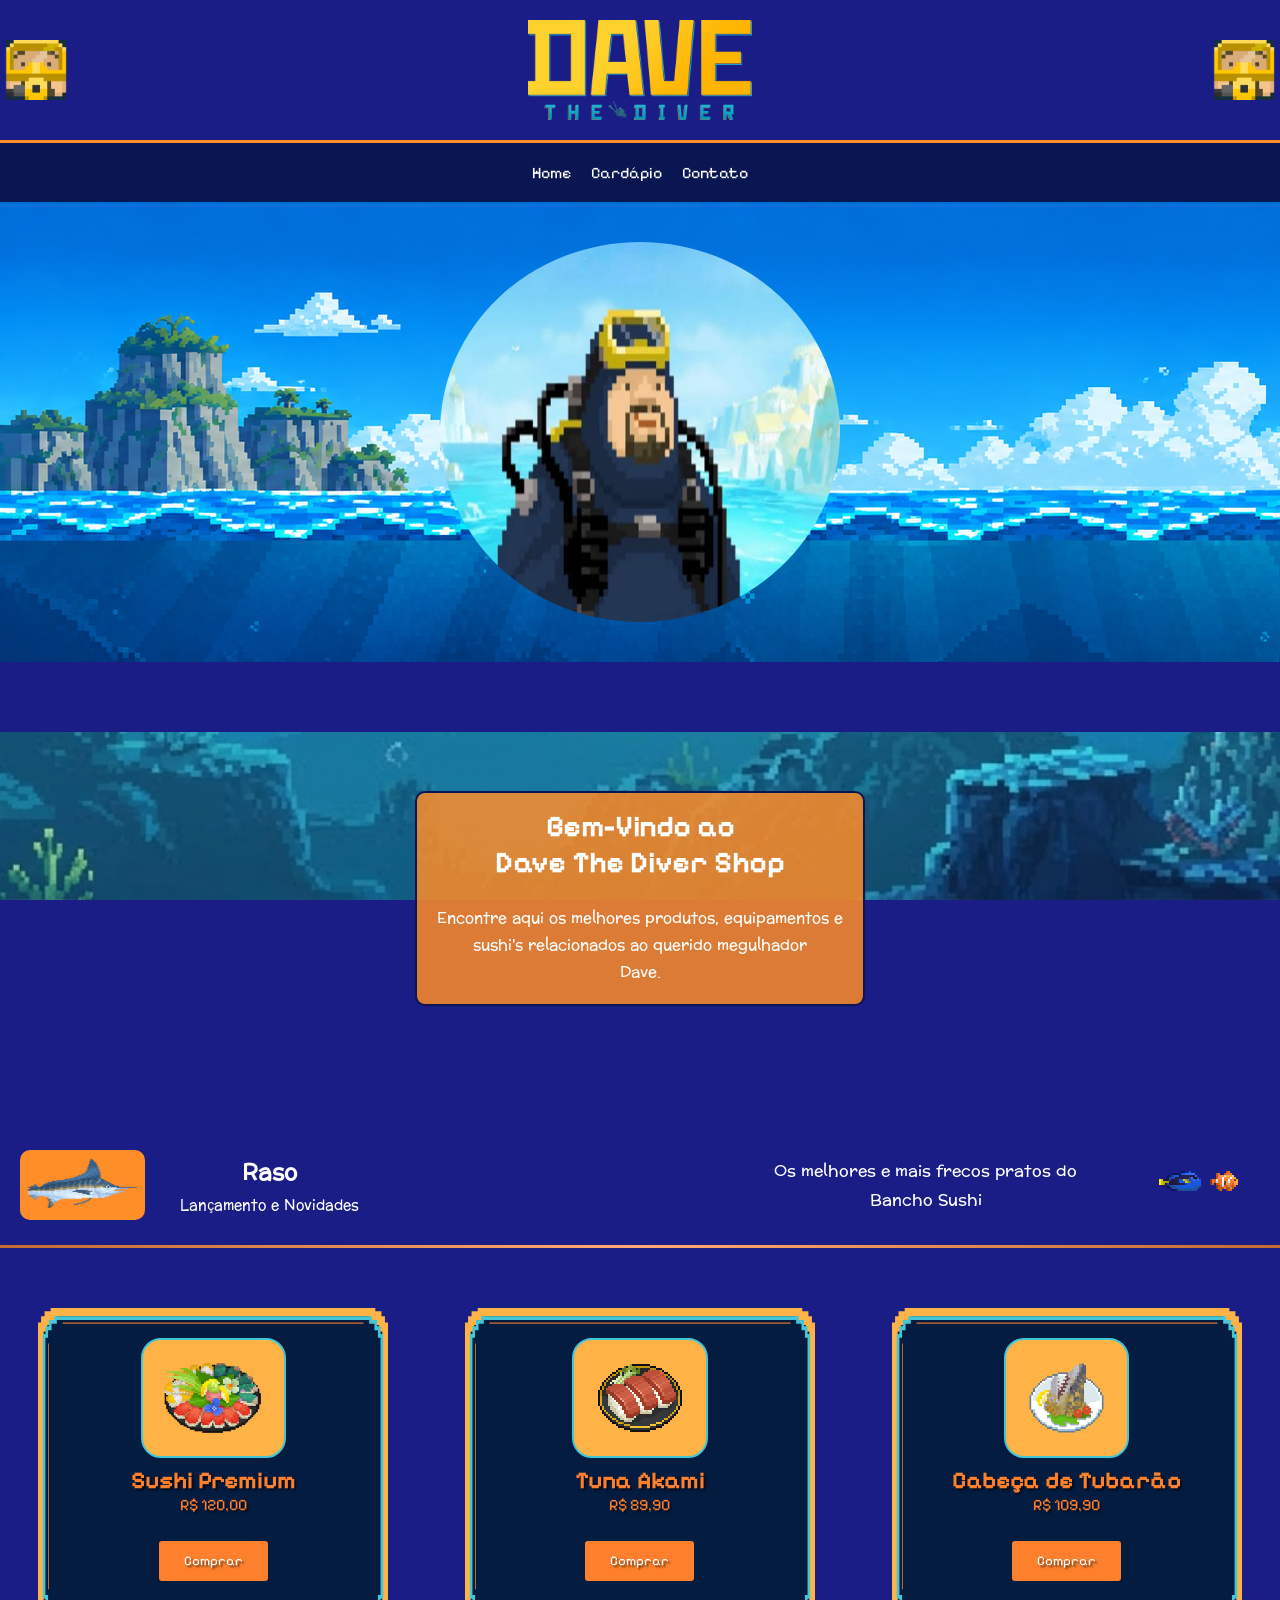
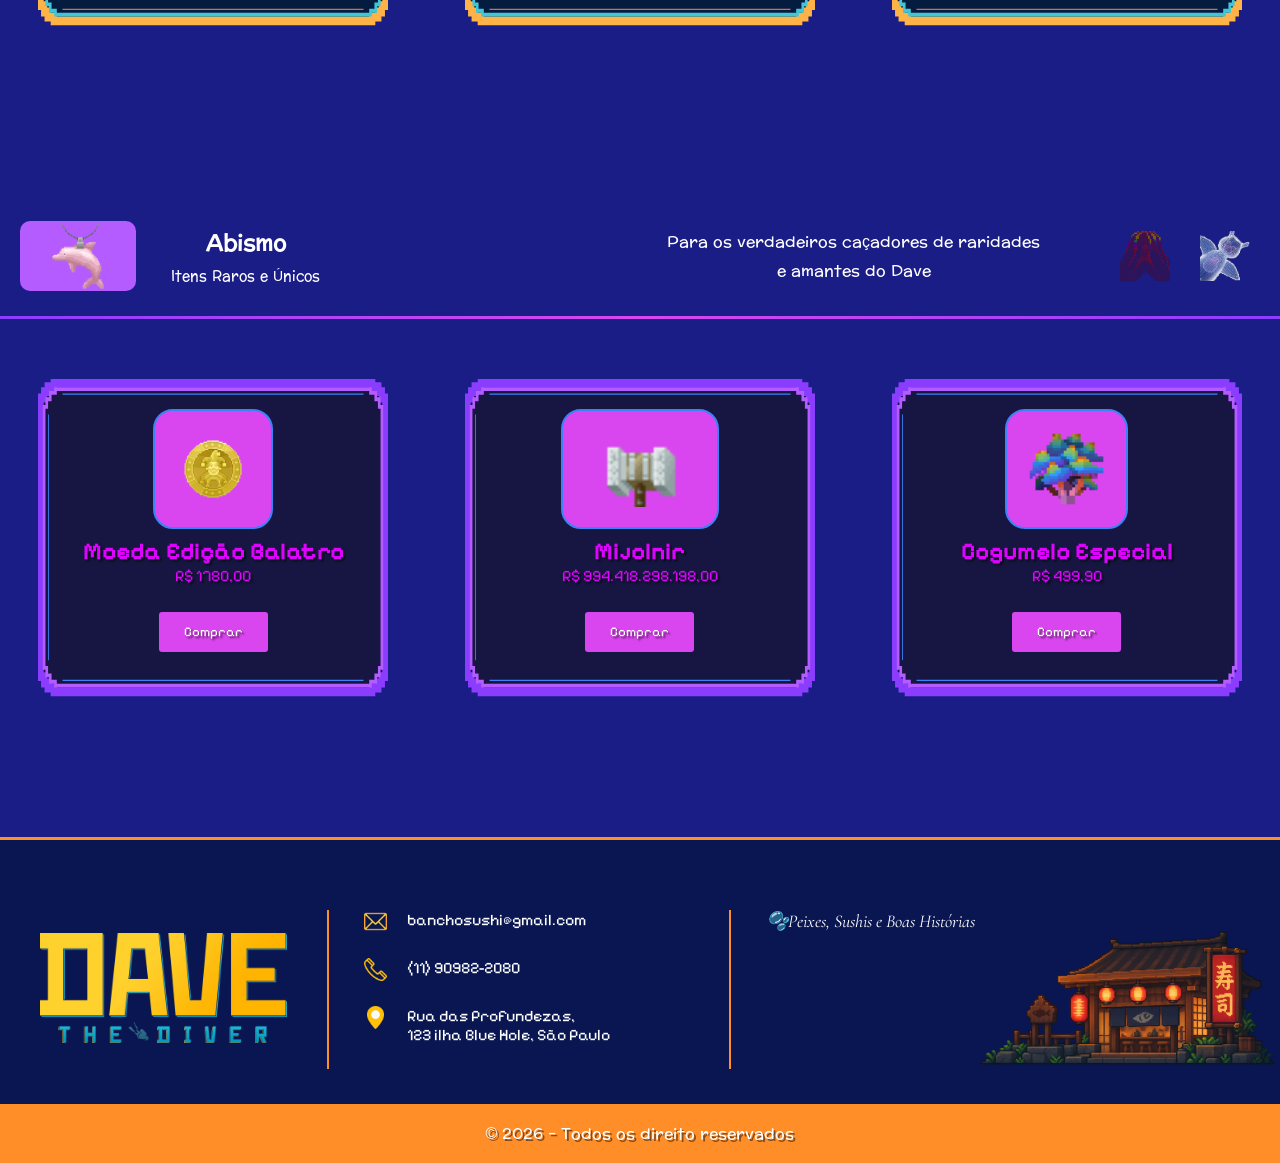
<file: index.html>
<!DOCTYPE html>
<html lang="pt">
<head>
    <meta charset="UTF-8">
    <meta name="viewport" content="width=device-width, initial-scale=1.0">
    <link rel="stylesheet" href="src/css/style.css">
    <title>Loja Deep Diver</title>
</head>
<body>
    <div class="logo-content">
        <img src="src/assets/decoracao.png" alt="" class="logo">
        <img src="src/assets/logo_daveThediver.webp" alt="" class="logo-principal">
        <img src="src/assets/decoracao.png" alt="Atum" class="logo">
    </div>

    <header>
        <div class="menu-hamburguer" id="menu-icone">
            <span></span>
            <span></span>
            <span></span>
        </div>

        <nav id="nav-menu">
            <ul>
                <li><a href="index.html">Home</a></li>
                <li><a href="cardapio.html">Cardápio</a></li>
                <li><a href="contatos.html">Contato</a></li>
            </ul>
        </nav>
    </header>

    <section id="banner">
        <img id="imgBanner">
    </section>

    <main class="container">
        <section class="sobre-container">
            <article class="card-sobre">
                <h2 class="titulo-sobre">Bem-Vindo ao <br> Dave The Diver Shop</h2>
                <p class="text-sobre">Encontre aqui os melhores produtos, equipamentos e sushi's relacionados ao querido megulhador <br> Dave.</p>
            </article>
        </section>

        <section class="card-container">

            <article class="card-header">

                <div class="card-header-logo">

                    <img src="src/assets/Marlin.webp" alt="foto logo seção">

                    <div class="card-header-titulo">
                        <h3>Raso</h3>
                        <p>Lançamento e Novidades</p>
                    </div>

                </div>

                <div class="card-header-deco">

                    <p>Os melhores e mais frecos pratos do <br> Bancho Sushi</p>

                    <div class="card-header-img">
                        <img src="src/assets/deco-dory.webp" alt="foto dory">
                        <img src="src/assets/deco-nemo.webp" alt="foto bancho">
                    </div>

                </div>
                
            </article>

            <div class="linha-divisao"></div>

            <div class="cards-produto">
              <article class="card">
                  <svg class="borda" preserveAspectRatio="none" viewBox="0 0 400 330">
                    <path d=" M18 3 H382 V6 H389 V10 H393 V15 H397 V235 H393 V240 H389 V244 H382 V247 H18 V244 H11 V240 H7 V235 H3 V15 H7 V10 H11 V6 H18 Z"
                  
                    fill="#051c41"
                    stroke="#ffb347"
                    stroke-width="7"
                    stroke-linejoin="miter"
                    />
                  
                    <path d=" M20 8 H380 V11 H386 V16 H390 V22 H393 V228 H390 V234 H386 V239 H380 V242 H20 V239 H14 V234 H10 V228 H7 V22 H10 V16 H14 V11 H20 Z"
                  
                    fill="none"
                    stroke="#42c6d6"
                    stroke-width="3"
                    stroke-linejoin="miter"
                    />
                  
                    <path d=" M28 12 H372 M12 28 V222 M28 238 H372"
                    fill="none"
                    stroke="#d96f35"
                    strokke-width="1"
                    />
                  </svg>
                  <div class="conteudo">
                    <img src="src/assets/Prato_Sushi.webp" alt="prato sushi" class="img-card">
                    <div class="info-card">
                        <h2>Sushi Premium</h2>
                        <p>R$ 120,00</p>
                    </div>
                    <button>Comprar</button>
                  
                  </div>
              </article>

              <article class="card">
                  <svg class="borda" preserveAspectRatio="none" viewBox="0 0 400 330">
                    <path d=" M18 3 H382 V6 H389 V10 H393 V15 H397 V235 H393 V240 H389 V244 H382 V247 H18 V244 H11 V240 H7 V235 H3 V15 H7 V10 H11 V6 H18 Z"
                  
                    fill="#051c41"
                    stroke="#ffb347"
                    stroke-width="7"
                    stroke-linejoin="miter"
                    />
                  
                    <path d=" M20 8 H380 V11 H386 V16 H390 V22 H393 V228 H390 V234 H386 V239 H380 V242 H20 V239 H14 V234 H10 V228 H7 V22 H10 V16 H14 V11 H20 Z"
                  
                    fill="none"
                    stroke="#42c6d6"
                    stroke-width="3"
                    stroke-linejoin="miter"
                    />
                  
                    <path d=" M28 12 H372 M12 28 V222 M28 238 H372"
                    fill="none"
                    stroke="#d96f35"
                    strokke-width="1"
                    />
                  </svg>
                  <div class="conteudo">
                    <img src="src/assets/prato-akami.webp" alt="Prato Akami" class="img-card">
                    <div class="info-card">
                        <h2>Tuna Akami</h2>
                        <p>R$ 89,90</p>
                    </div>
                    <button>Comprar</button>
                  
                  </div>
              </article>

              <article class="card">
                  <svg class="borda" preserveAspectRatio="none" viewBox="0 0 400 330">
                    <path d=" M18 3 H382 V6 H389 V10 H393 V15 H397 V235 H393 V240 H389 V244 H382 V247 H18 V244 H11 V240 H7 V235 H3 V15 H7 V10 H11 V6 H18 Z"
                  
                    fill="#051c41"
                    stroke="#ffb347"
                    stroke-width="7"
                    stroke-linejoin="miter"
                    />
                  
                    <path d=" M20 8 H380 V11 H386 V16 H390 V22 H393 V228 H390 V234 H386 V239 H380 V242 H20 V239 H14 V234 H10 V228 H7 V22 H10 V16 H14 V11 H20 Z"
                  
                    fill="none"
                    stroke="#42c6d6"
                    stroke-width="3"
                    stroke-linejoin="miter"
                    />
                  
                    <path d=" M28 12 H372 M12 28 V222 M28 238 H372"
                    fill="none"
                    stroke="#d96f35"
                    strokke-width="1"
                    />
                  </svg>
                  <div class="conteudo">
                    <img src="src/assets/prato-tubarão.webp" alt="Prato Tubarão" class="img-card">
                    <div class="info-card">
                        <h2>Cabeça de Tubarão</h2>
                        <p>R$ 109,90</p>
                    </div>
                    <button>Comprar</button>
                  
                  </div>
              </article>

            </div>

        </section>

        <section class="card-container-abismo">
            <article class="card-header">

                <div class="card-header-logo-abismo">

                    <img src="src/assets/mySql.webp" alt="foto logo seção">

                    <div class="card-header-titulo">
                        <h3>Abismo</h3>
                        <p>Itens Raros e Únicos</p>
                    </div>

                </div>

                <div class="card-header-deco">

                    <p>Para os verdadeiros caçadores de raridades <br> e amantes do Dave</p>

                    <div class="card-header-img-abismo">
                        <img src="src/assets/agua-viva-raro.webp" alt="foto agua-viva" class="agua-viva">
                        <img src="src/assets/rainha-clio.webp" alt="foto clio" class="clio">
                    </div>

                </div>
                
            </article>

            <div class="linha-divisao-abismo"></div>

            <div class="cards-produto">
              <article class="card">
                  <svg class="borda" preserveAspectRatio="none" viewBox="0 0 400 330">
                    <path d=" M18 3 H382 V6 H389 V10 H393 V15 H397 V235 H393 V240 H389 V244 H382 V247 H18 V244 H11 V240 H7 V235 H3 V15 H7 V10 H11 V6 H18 Z"
                  
                    fill="#171642"
                    stroke="#8B3DFF"
                    stroke-width="7"
                    stroke-linejoin="miter"
                    />
                  
                    <path d=" M20 8 H380 V11 H386 V16 H390 V22 H393 V228 H390 V234 H386 V239 H380 V242 H20 V239 H14 V234 H10 V228 H7 V22 H10 V16 H14 V11 H20 Z"
                  
                    fill="none"
                    stroke="#B45CFF"
                    stroke-width="3"
                    stroke-linejoin="miter"
                    />
                  
                    <path d=" M28 12 H372 M12 28 V222 M28 238 H372"
                    fill="none"
                    stroke="#3B82F6"
                    strokke-width="1"
                    />
                  </svg>
                  <div class="conteudo-abismo">
                    <img src="src/assets/moeda-balatro.webp" alt="Moeda Rara" class="img-card">
                    <div class="info-card-abismo">
                        <h2>Moeda Edição Balatro</h2>
                        <p>R$ 1780,00</p>
                    </div>
                    <button>Comprar</button>
                  
                  </div>
              </article>

              <article class="card">
                  <svg class="borda" preserveAspectRatio="none" viewBox="0 0 400 330">
                    <path d=" M18 3 H382 V6 H389 V10 H393 V15 H397 V235 H393 V240 H389 V244 H382 V247 H18 V244 H11 V240 H7 V235 H3 V15 H7 V10 H11 V6 H18 Z"
                  
                    fill="#171642"
                    stroke="#8B3DFF"
                    stroke-width="7"
                    stroke-linejoin="miter"
                    />
                  
                    <path d=" M20 8 H380 V11 H386 V16 H390 V22 H393 V228 H390 V234 H386 V239 H380 V242 H20 V239 H14 V234 H10 V228 H7 V22 H10 V16 H14 V11 H20 Z"
                  
                    fill="none"
                    stroke="#B45CFF"
                    stroke-width="3"
                    stroke-linejoin="miter"
                    />
                  
                    <path d=" M28 12 H372 M12 28 V222 M28 238 H372"
                    fill="none"
                    stroke="#3B82F6"
                    strokke-width="1"
                    />
                  </svg>
                  <div class="conteudo-abismo">
                    <img src="src/assets/mijonir.webp" alt="Mijolnir" class="img-card">
                    <div class="info-card-abismo">
                        <h2>Mijolnir</h2>
                        <p>R$ 994.418.298.198,00</p>
                    </div>
                    <button>Comprar</button>
                  
                  </div>
              </article>

              <article class="card">
                  <svg class="borda" preserveAspectRatio="none" viewBox="0 0 400 330">
                    <path d=" M18 3 H382 V6 H389 V10 H393 V15 H397 V235 H393 V240 H389 V244 H382 V247 H18 V244 H11 V240 H7 V235 H3 V15 H7 V10 H11 V6 H18 Z"
                  
                    fill="#171642"
                    stroke="#8B3DFF"
                    stroke-width="7"
                    stroke-linejoin="miter"
                    />
                  
                    <path d=" M20 8 H380 V11 H386 V16 H390 V22 H393 V228 H390 V234 H386 V239 H380 V242 H20 V239 H14 V234 H10 V228 H7 V22 H10 V16 H14 V11 H20 Z"
                  
                    fill="none"
                    stroke="#B45CFF"
                    stroke-width="3"
                    stroke-linejoin="miter"
                    />
                  
                    <path d=" M28 12 H372 M12 28 V222 M28 238 H372"
                    fill="none"
                    stroke="#3B82F6"
                    strokke-width="1"
                    />
                  </svg>
                  <div class="conteudo-abismo">
                    <img src="src/assets/cogumelo colorido.webp" alt="Cogumelo" class="img-card">
                    <div class="info-card-abismo">
                        <h2>Cogumelo Especial</h2>
                        <p>R$ 499,90</p>
                    </div>
                    <button>Comprar</button>
                  
                  </div>
              </article>

            </div>
        </section>

    </main>
    <footer>
        <div class="footer-conteudo">
            <div class="footer-responssivo">
                <div class="footer-logo">
                    <img src="src/assets/logo_daveThediver.webp" alt="logo Dave" class="logo-footer">
                </div>
                <div class="footer-contato">
                    <div class="email">
                        <img src="src/assets/o-email.png" alt="email">
                        <p>banchosushi@gmail.com</p>
                    </div>
                    <div class="tel">
                        <img src="src/assets/telefone.png" alt="telefone">
                        <p>(11) 90982-2080</p>
                    </div>
                    <div class="local">
                        <img src="src/assets/localizacao.png" alt="localização">
                        <p>Rua das Profundezas, <br> 123 ilha Blue Hole, São Paulo</p>
                    </div>
                </div>
            </div>

            <div class="footer-deco">
                <em class="mkt">&#129767;Peixes, Sushis e Boas Histórias</em>
                <img src="src/assets/img-fundoFooter.png" alt="imagem restaurante">
            </div>
        </div>
        <div class="copy">
            <p>&copy; 2026 - Todos os direito reservados</p>
        </div>
    </footer>
</body>
<script src="src/js/script.js"></script>
</html>
</file>
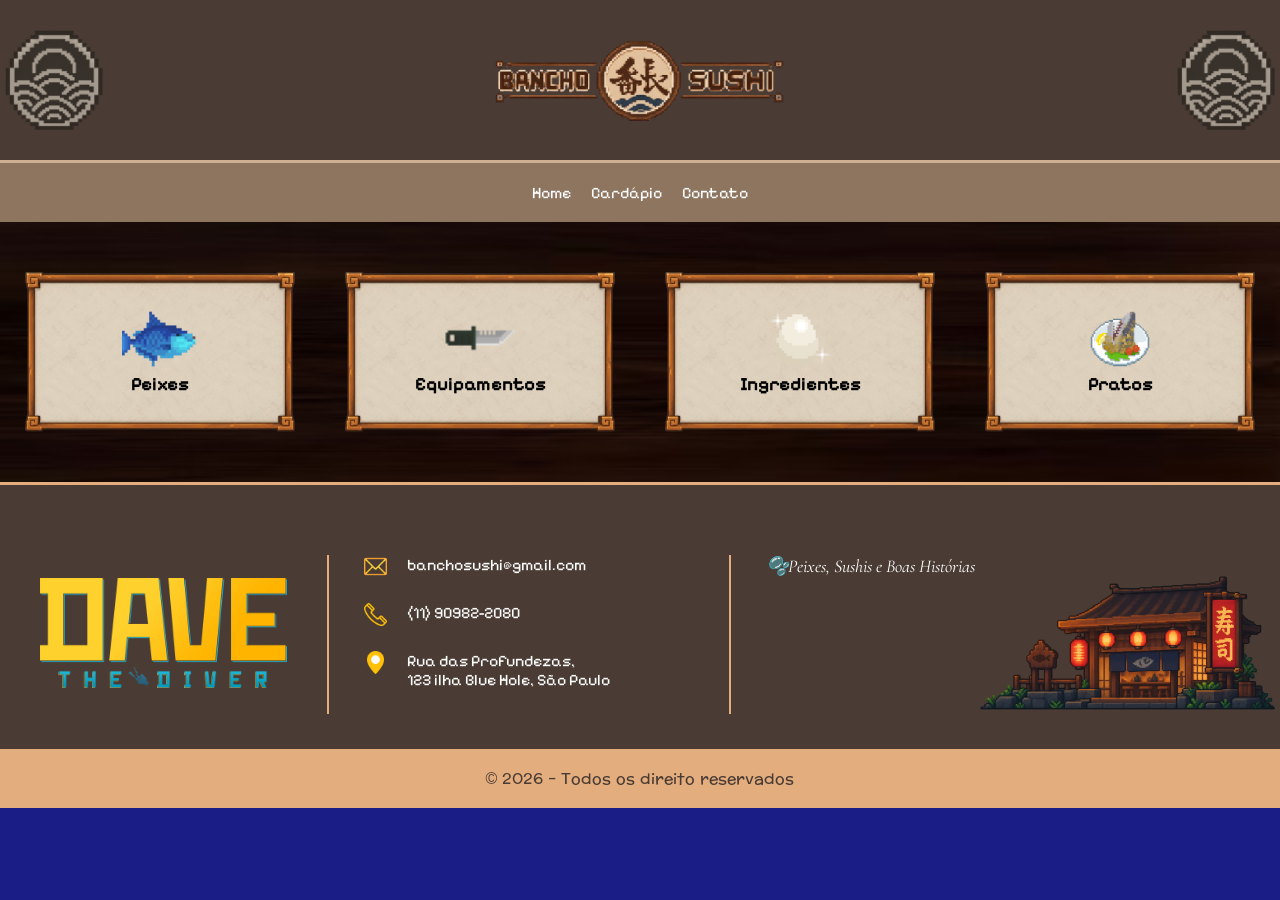
<file: cardapio.html>
<!DOCTYPE html>
<html lang="pt-br">
<head>
    <meta charset="UTF-8">
    <meta name="viewport" content="width=device-width, initial-scale=1.0">
    <link rel="stylesheet" href="src/css/style.css">
    <style>

        :root {
            --color-primary: #4a3c34;
            --bg-dark: #8d7560;
            --btn-color: #e4ad7d;
            --text-color: white;
            --header-bg: #4a3c34;
            --linear-bg: linear-gradient(to bottom, #0a1651, #1b1d87, #4345b4);
            --card-border: #cfae91;
        }

        .logo {
            height: 100px;
        }

        .logo-principal {
            height: 120px;
        }

        .logo-content {
            border-color: var(--card-border);
        }

        .menu-cardapio-container {
            background-image: url(src/assets/fundo-madeira.avif);
            background-repeat: no-repeat;
            background-size: cover;
            display: grid;
            grid-template-columns: repeat(auto-fit, minmax(280px, 2fr));
        }

        .menu-cardapio-options {
            background-image: url(src/assets/fundo-cardapio2.png);
            background-size: cover;
            background-position: top center;
            width: 270px;
            height: 160px;
            margin: 50px auto;
            align-content: center;
            text-align: center;
            cursor: pointer;
            transition: transform 0.3s ease, box-shadow 0.3s ease;
        }

        .menu-cardapio-options:hover {
            cursor: pointer;
            transform: scale(1.1);
            box-shadow: 0 4px 8px rgba(0, 0, 0, 0.774);
        }

        .menu-cardapio-options:hover h3 {
            color: var(--header-bg);
            text-decoration: underline;
            text-decoration-color: var(--header-bg);
            text-decoration-thickness: 3px;
            text-underline-offset: 4px;
        }

        .menu-cardapio-options:active {
            transform: scale(1);
            box-shadow: 0 2px 4px rgba(0, 0, 0, 0.774);
        }

        .menu-cardapio-options img{
            height: 60px;
        }

        .menu-cardapio-options h3{
            color: black;
            font-family: "Pixelify sans", sans-serif;
        }

        .cardapio {
            background-image: url("src/assets/fundo-bachoSushi.jpg");
            background-size: cover;
            background-position: center center;
            padding: 60px 5%;
            display: flex;
            justify-content: center;
            align-items: flex-start;
            gap: 30px;
        }

        .cardapio > article {
            width: min(500px, 48%);
            padding: 25px;
            background-image: url("src/assets/fundo-cardapio.png");
            background-size: 100% 100%;
            background-position: center;
            background-repeat: no-repeat;
        }

        .item-cardapio {
            margin: 15px 0;
            padding: 8px;
            align-items: center;
            justify-content: space-between;
            gap: 12px;
            background-color: rgb(218, 211, 211);
            box-shadow: 2px 2px 8px #0000001f;
            border-radius: 5px;
            border: 1px solid var(--header-bg);
            transition: transform 0.3s ease;
        }

        .titulo-cardapio {
            display: flex;
            align-items: center;
            gap: 12px;
        }

        .titulo-cardapio > img {
            width: 60px;
            height: 50px;
            background-color: #3f3d3c;
            border-radius: 8px;
        }

        .nome-cardapio {
            margin: 0;
            padding: 12px 25px 13px 20px;
            color: white;
            background-image: url("src/assets/efeito-cardapioMarrom.png");
            background-size: 200px 80px;
            background-position: center;
            font-family: "Pixelify sans", sans-serif;
        }

        .preco {
            display: flex;
            align-items: center;
            gap: 5px;
            margin-top: -10px;
            margin-left: auto;
            justify-self: last baseline;
        }

        .moeda {
            width: 20px;
            height: 20px;
            object-fit: contain;
        }

        .preco p {
            margin: 0;
            color: #3d2b20;
            font-weight: bold;
        }

        .item-cardapio:hover {
            transform: scale(1.02);
            border: 1px solid var(--btn-color);
            box-shadow: 2px 2px 8px #f8bf0279;
        }

        .item-cardapio:hover .nome-cardapio {
            background-image: url(src/assets/efeito-cardapio.png);
            padding-top: 13px;
        }

        footer {
            background-color: var(--header-bg);
            margin-top: 0px;
        }

        .copy p{
            color: #4a3c34;
            text-shadow: none;
        }

        @media (max-width: 1135px) {
            .menu-cardapio-container {
                grid-template-columns: repeat(auto-fit, minmax(380px, 1fr));
            }
        }

        @media (max-width: 838px) {
            .cardapio {
                flex-direction: column;
                align-items: center;
            }

            .cardapio > article {
                width: 80%;
            }

            .logo-principal {
                height: 100px;
            }

            .logo {
                height: 60px;
            }
        }

        @media (max-width: 500px) {

            .menu-cardapio-container {
                grid-template-columns: repeat(auto-fit, minmax(250px, 1fr));
            }

            .menu-cardapio-options {
                width: 250px;
                height: 150px;
            }

            .nome-cardapio {
                font-size: 14px;
                padding: 10px 20px 11px 15px;
            }
        }
    </style>
    <title>Cardápio</title>
</head>
<body>
    <div class="logo-content">
        <img src="src/assets/icone-cardapio.png" alt="" class="logo">
        <img src="src/assets/logo-banchoSushi.png" alt="" class="logo-principal">
        <img src="src/assets/icone-cardapio.png" alt="Atum" class="logo">
    </div>

    <header>
        <div class="menu-hamburguer" id="menu-icone">
            <span></span>
            <span></span>
            <span></span>
        </div>

        <nav id="nav-menu">
            <ul>
                <li><a href="index.html">Home</a></li>
                <li><a href="cardapio.html">Cardápio</a></li>
                <li><a href="contatos.html">Contato</a></li>
            </ul>
        </nav>
    </header>

    <main>
        <section class="menu-cardapio-container">
            <article class="menu-cardapio-options" onclick="cardapioPeixe()">
                <img src="src/assets/peixe-cardápio.webp" alt="logo peixe cardápio">
                <h3>Peixes</h3>
            </article>

            <article class="menu-cardapio-options" onclick="cardapioItem()">
                <img src="src/assets/equipamento-cardapio.webp" alt="Logo equipamentos cardápio">
                <h3>Equipamentos</h3>
            </article>

            <article class="menu-cardapio-options" onclick="cardapioIngred()">
                <img src="src/assets/ingred-cardápio.webp" alt="Logo ingredientes cardápio">
                <h3>Ingredientes</h3>
            </article>

            <article class="menu-cardapio-options" onclick="cardapioPrato()">
                <img src="src/assets/prato-tubarão.webp" alt="Logo pratos cardápio">
                <h3>Pratos</h3>
            </article>
        </section>

        <section name="section-cardapio">

        </section>
    </main>

    <footer>
        <div class="footer-conteudo">
            <div class="footer-responssivo">
                <div class="footer-logo">
                    <img src="src/assets/logo_daveThediver.webp" alt="logo Dave" class="logo-footer">
                </div>
                <div class="footer-contato">
                    <div class="email">
                        <img src="src/assets/o-email.png" alt="email">
                        <p>banchosushi@gmail.com</p>
                    </div>
                    <div class="tel">
                        <img src="src/assets/telefone.png" alt="telefone">
                        <p>(11) 90982-2080</p>
                    </div>
                    <div class="local">
                        <img src="src/assets/localizacao.png" alt="localização">
                        <p>Rua das Profundezas, <br> 123 ilha Blue Hole, São Paulo</p>
                    </div>
                </div>
            </div>

            <div class="footer-deco">
                <em class="mkt">&#129767;Peixes, Sushis e Boas Histórias</em>
                <img src="src/assets/img-fundoFooter.png" alt="imagem restaurante">
            </div>
        </div>
        <div class="copy">
            <p>&copy; 2026 - Todos os direito reservados</p>
        </div>
    </footer>
</body>
<script src="src/js/script.js"></script>
</html>
</file>
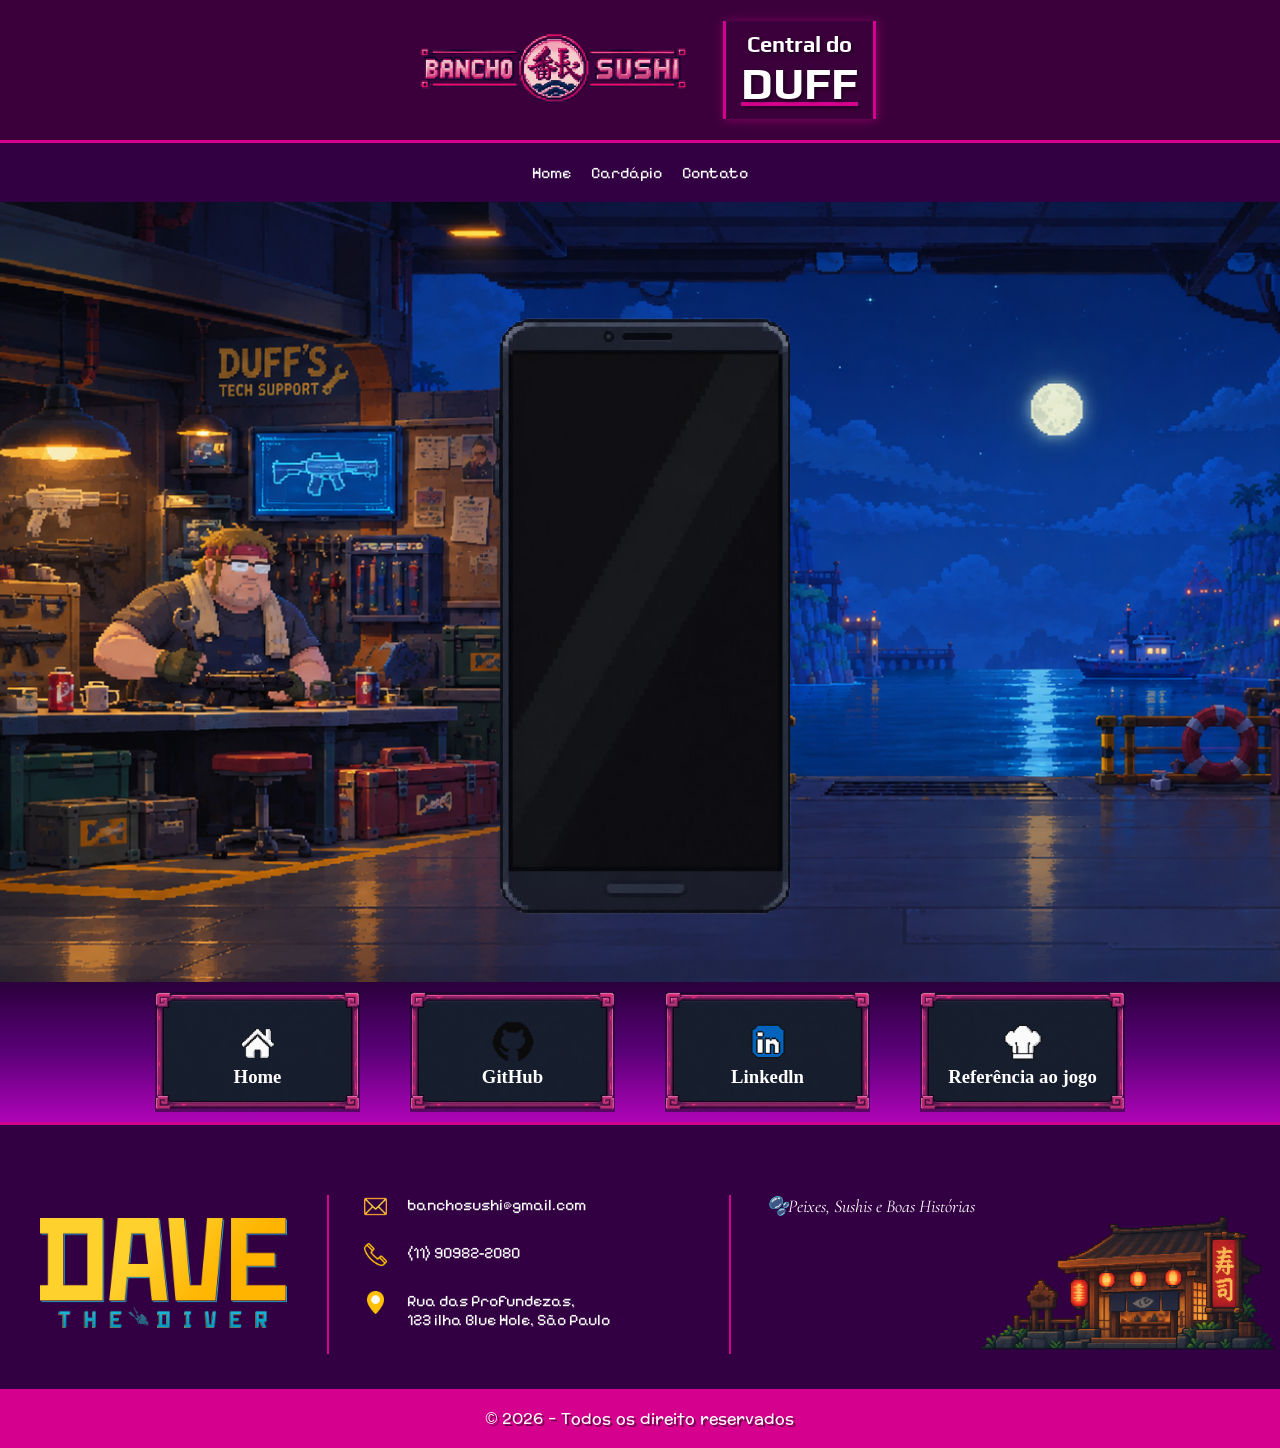
<file: contatos.html>
<!DOCTYPE html>
<html lang="pt-br">
<head>
    <meta charset="UTF-8">
    <meta name="viewport" content="width=device-width, initial-scale=1.0">
    <link rel="stylesheet" href="src/css/style.css">
    <style>
        :root {
            --color-primary: #3b003b;
            --bg-dark: #320042;
            --btn-color: #d5008e;
            --text-color: white;
            --header-bg: #3b003b;
            --linear-bg: linear-gradient(to bottom, #2b003c, #5a0078, #af04b8);
            --card-border: #d5008e;
        }

        .logo-content {
            border-color: var(--card-border);
            justify-content: center;
            gap: 20px;
        }

        .logo-content h1 {
            font-family: "Play", sans-serif;
            border-left: 3px solid var(--card-border);
            border-right: 3px solid var(--card-border);
            padding: 10px 15px;
            text-align: center;
            text-shadow: 2px 2px 4px rgba(0, 0, 0, 0.5);
            box-shadow: 1px 1px 10px #d5008e7a;
            font-size: 22px;
        }

        span {
            text-decoration: underline;
            text-decoration-color: var(--btn-color);
            font-size: 45px;
        }

        .celular-conteiner {
            background-image: url(src/assets/fundo-contato.png);
            background-repeat: no-repeat;
            background-size: cover;
            width: 100%;
            height: 920px;
            position: relative;
        }

        .celular {
            position: absolute;
            background-image: url(src/assets/celularDave.png);
            background-repeat: no-repeat;
            background-size: cover;
            width: 300px;
            height: 600px;
            top: 45%;
            left: 50%;
            transform: translate(-50%, -50%);
        }

        iframe {
            position: relative;
            top: 36px;
            left: 21px;
            width: 269px;
            height: 520px;
            border-radius: 4px;
        }

        .botoes-container {
            position: absolute;
            bottom: 20px;
            left: 50%;
            transform: translateX(-50%);
            display: flex;
            justify-content: center;
            gap: 50px;
            background-image: var(--linear-bg); 
            width: 100%;
            margin-bottom:-20px;
            padding: 10px 0;
        }

        .botoes {
            background-image: url(src/assets/botões-contato.png);
            background-repeat: no-repeat;
            background-size: cover;
            width: 205px;
            height: 120px;
            text-align: center;
            flex-direction: column;
            display: flex;
            align-items: center;
            justify-content: center;
            transition: transform 0.3s ease, box-shadow 0.3s ease;
        }

        .botoes:hover {
            cursor: pointer;
            transform: scale(1.1);
            box-shadow: 0 4px 8px rgba(0, 0, 0, 0.774);
        }

        .botoes:hover h3 {
            color: var(--btn-color);
            text-decoration: underline;
            text-decoration-color: var(--btn-color);
            text-decoration-thickness: 3px;
            text-underline-offset: 4px;
        }

        .botoes:active {
            transform: scale(1);
            box-shadow: 0 2px 4px rgba(0, 0, 0, 0.774);
        }

        a {
            text-decoration: none;
            color: inherit;
        }

        .logo-botao {
            height: 50px;
        }

        footer {
            background-color: var(--bg-dark);
            margin-top: 0;
        }

        @media (max-width: 1000px) {
            .botoes {
                width: 150px;
                height: 90px;
                margin: auto;
            }

            .logo-botao {
                height: 35px;
            }

            .big-name {
                font-size: 15px;
            }

            .botoes-container {
                gap: 0px;
                display: grid;
                grid-template-columns: repeat(auto-fit, minmax(320px, 1fr));
            }
        }

        @media (max-width: 650px) {
            .botoes-container {
                display: grid;
                grid-template-columns: repeat(auto-fit, minmax(217px, 1fr));
            }
        }

        @media (max-width: 500px) {
            .logo-content h1 {
                display: none;
            }

            .celular-conteiner {
                height: 800px;
            }

            .celular {
                width: 250px;
                height: 500px;
                top: 40%;
                left: 50%;
                transform: translate(-50%, -50%);
            }

            iframe {
                width: 220px;
                height: 420px;
            }
        }

        @media (max-width: 450px) {
            .celular-conteiner {
                height: 1000px;
            }

            .celular {
                top: 29%;
            }
        }
    </style>
    <title>Contatos</title>
</head>
<body>
    <div class="logo-content">
        <img src="src/assets/logo-contato.png" alt="" class="logo-principal">
        <h1>Central do <br><span>DUFF</span></h1>
    </div>

    <header>
        <div class="menu-hamburguer" id="menu-icone">
            <span></span>
            <span></span>
            <span></span>
        </div>

        <nav id="nav-menu">
            <ul>
                <li><a href="index.html">Home</a></li>
                <li><a href="cardapio.html">Cardápio</a></li>
                <li><a href="#">Contato</a></li>
            </ul>
        </nav>
    </header>

    <main class="celular-conteiner">
        <div class="celular">
            <iframe src="" frameborder="0" name="contato">

            </iframe>
        </div>

        <section class="botoes-container">
            <a href="home.html" target="contato">
                <article class="botoes">
                    <img src="src/assets/home-icon.png" alt="logo-home" class="logo-botao">
                    <h3>Home</h3>
                </article>
            </a>

            <a href="github.html" target="contato">
                <article class="botoes">
                    <img src="src/assets/GitHub-logo.png" alt="logo-github" class="logo-botao">
                    <h3>GitHub</h3>
                </article>
            </a>

            <a href="linkedln.html" target="contato">
                <article class="botoes">
                    <img src="src/assets/logo-linkedln.png" alt="logo-linkedin" class="logo-botao">
                    <h3>Linkedln</h3>
                </article>
            </a>

            <a href="cookstar.html" target="contato">
                <article class="botoes">
                    <img src="src/assets/cockstar-logo.png" alt="logo-cockstar" class="logo-botao">
                    <h3 class="big-name">Referência ao jogo</h3>
                </article>
            </a>

        </section>
    </main>

    <footer>
        <div class="footer-conteudo">
            <div class="footer-responssivo">
                <div class="footer-logo">
                    <img src="src/assets/logo_daveThediver.webp" alt="logo Dave" class="logo-footer">
                </div>
                <div class="footer-contato">
                    <div class="email">
                        <img src="src/assets/o-email.png" alt="email">
                        <p>banchosushi@gmail.com</p>
                    </div>
                    <div class="tel">
                        <img src="src/assets/telefone.png" alt="telefone">
                        <p>(11) 90982-2080</p>
                    </div>
                    <div class="local">
                        <img src="src/assets/localizacao.png" alt="localização">
                        <p>Rua das Profundezas, <br> 123 ilha Blue Hole, São Paulo</p>
                    </div>
                </div>
            </div>

            <div class="footer-deco">
                <em class="mkt">&#129767;Peixes, Sushis e Boas Histórias</em>
                <img src="src/assets/img-fundoFooter.png" alt="imagem restaurante">
            </div>
        </div>
        <div class="copy">
            <p>&copy; 2026 - Todos os direito reservados</p>
        </div>
    </footer>
</body>
<script src="src/js/script.js"></script>
</html>
</file>
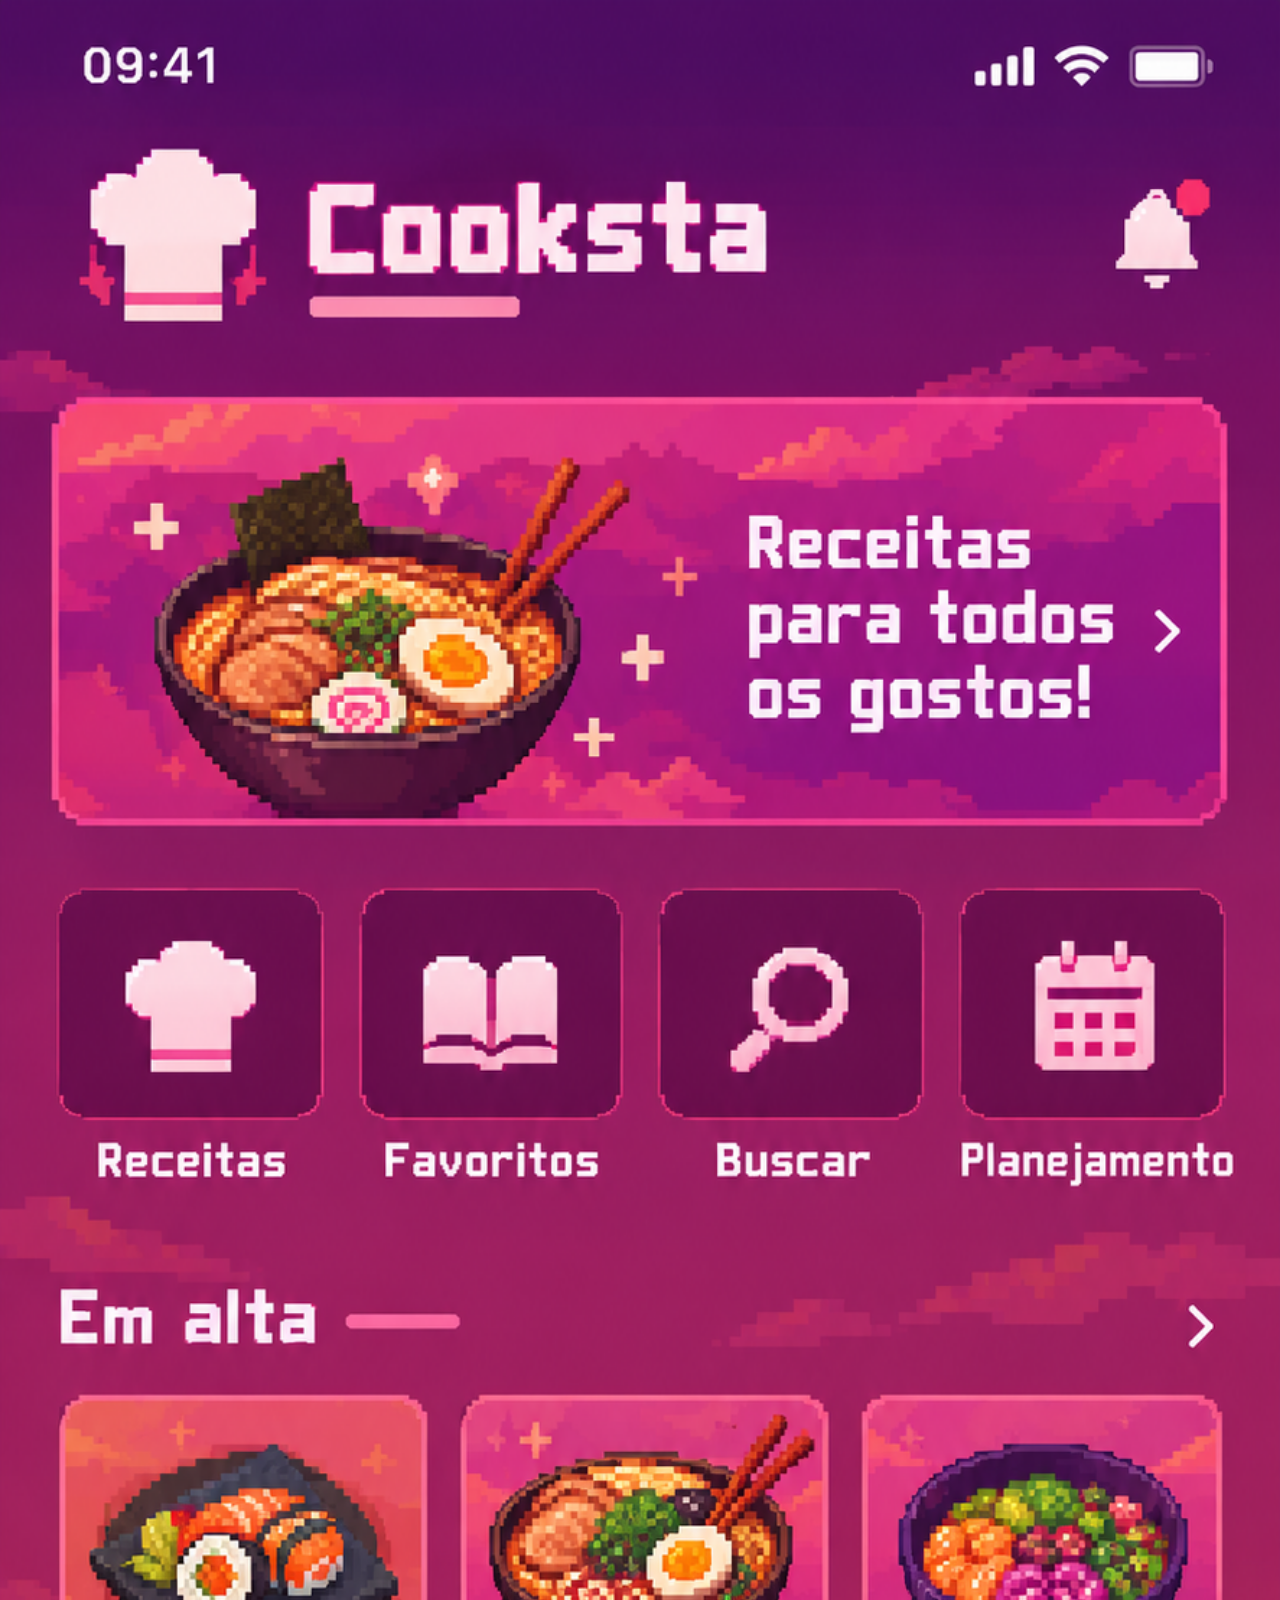
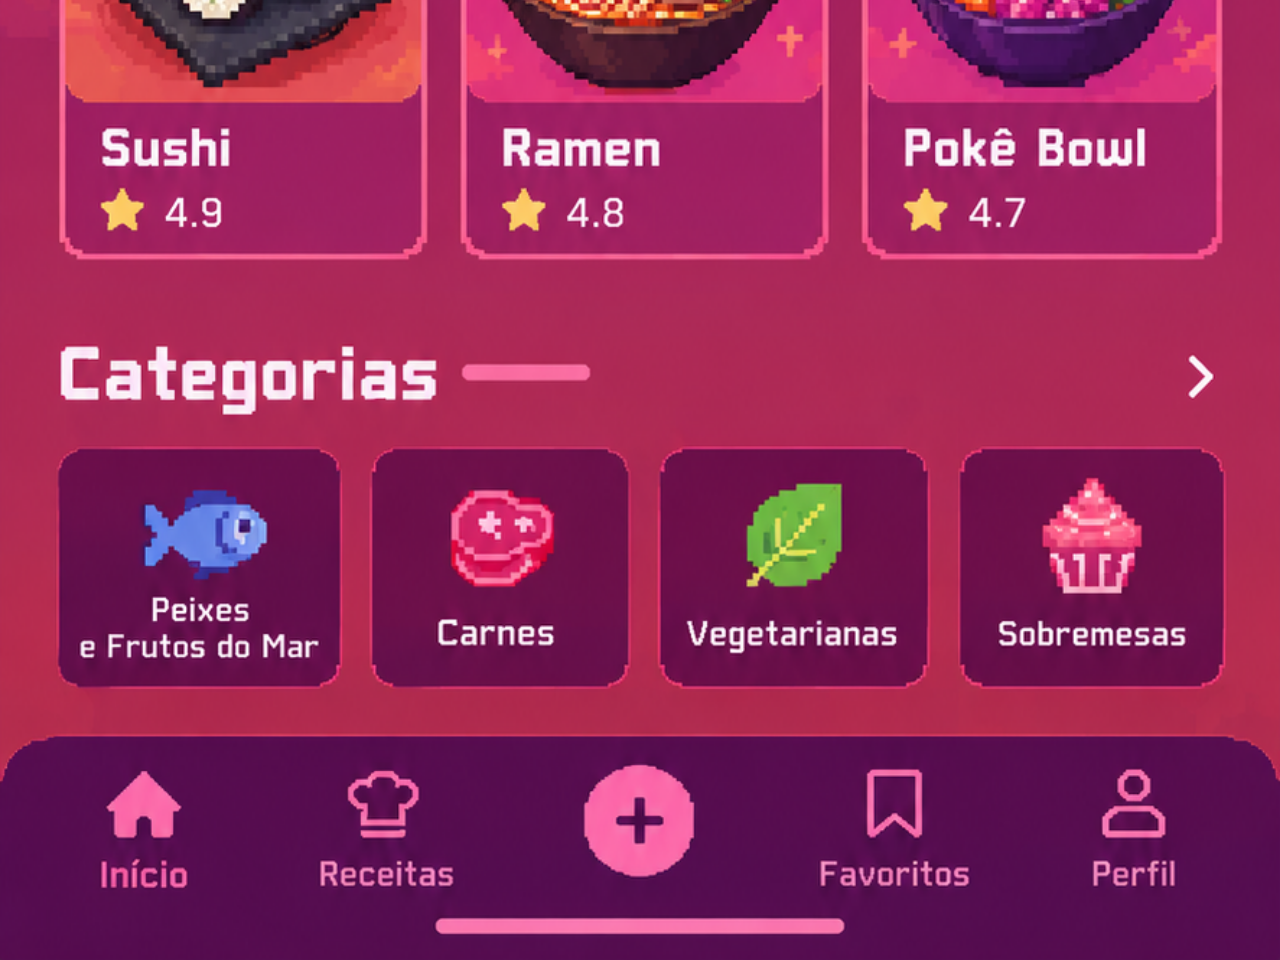
<file: cookstar.html>
<!DOCTYPE html>
<html lang="pt-br">
<head>
    <meta charset="UTF-8">
    <meta name="viewport" content="width=device-width, initial-scale=1.0">
    <link rel="stylesheet" href="src/css/celular.css">
    <title>Cookstar</title>
</head>
<body>
    <img src="src/assets/tela-cookstar.png" alt="" style="margin-bottom: -4px;">
</body>
</html>
</file>
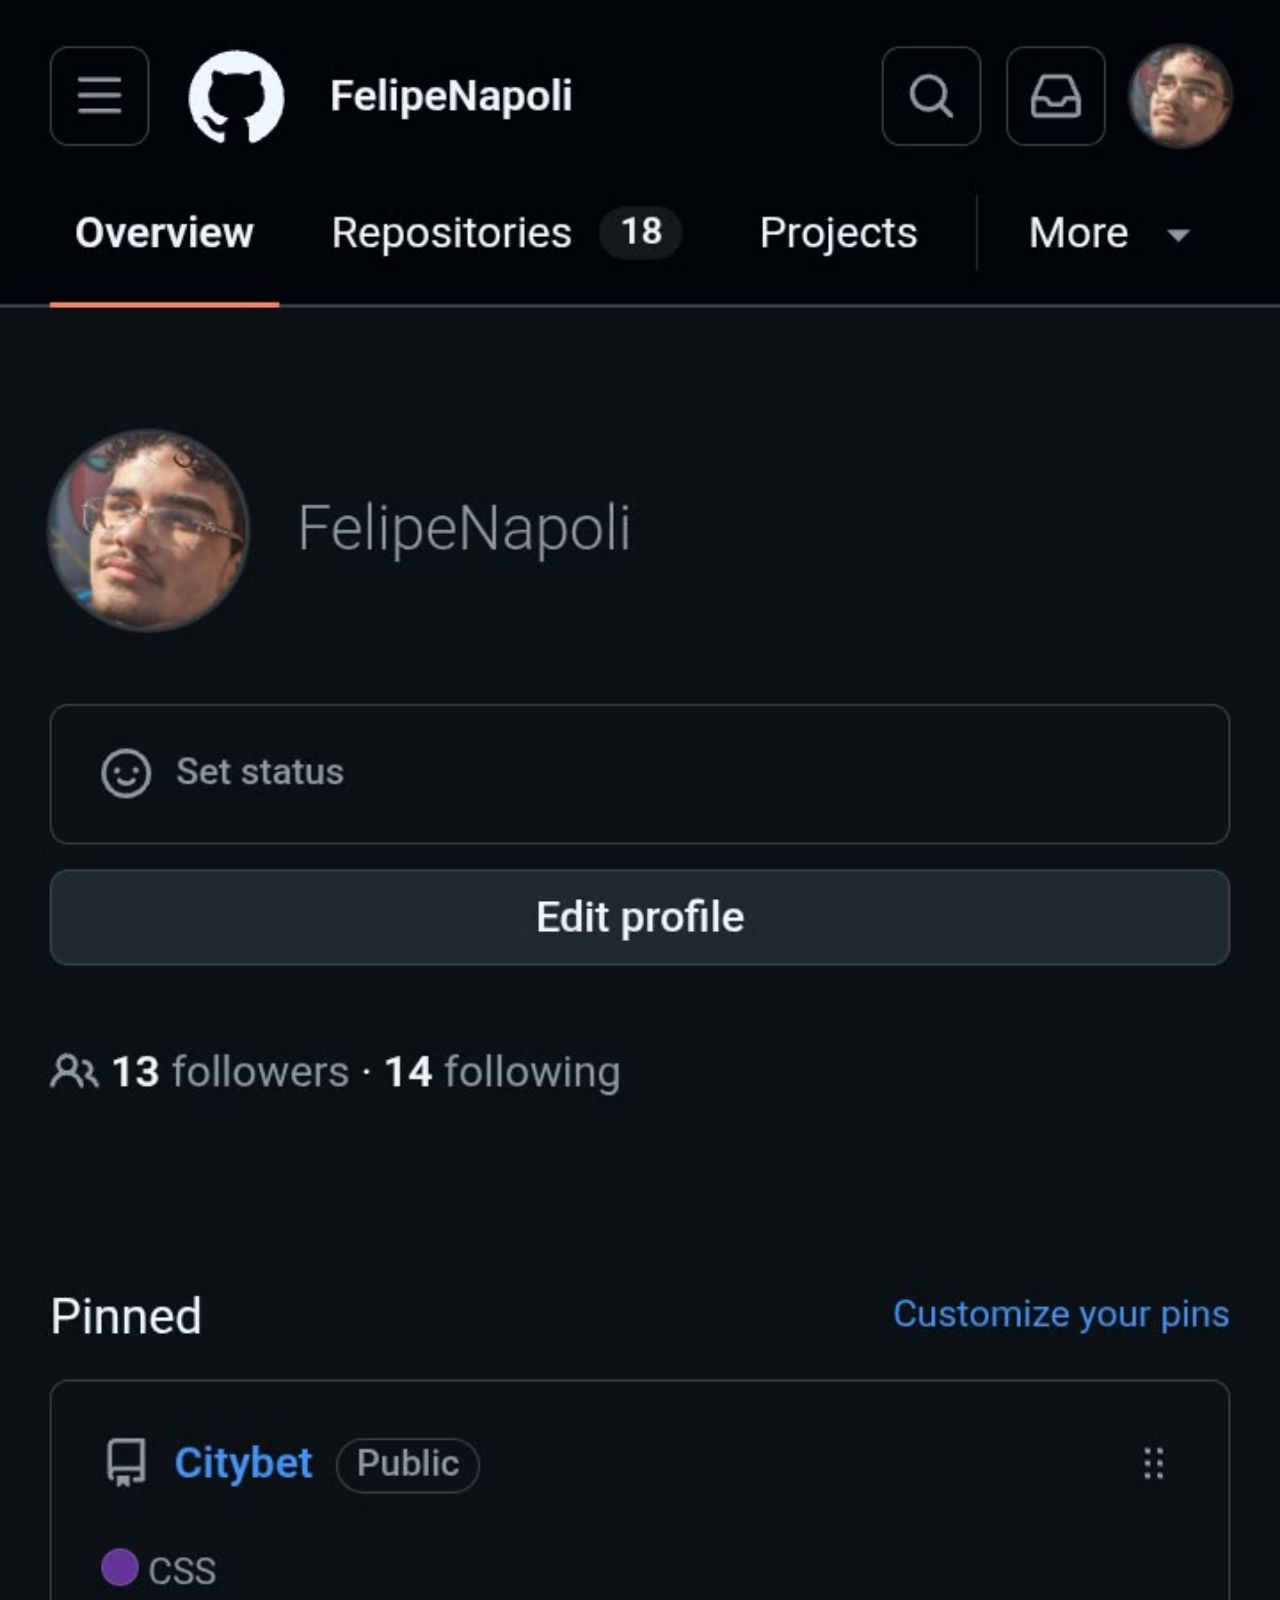
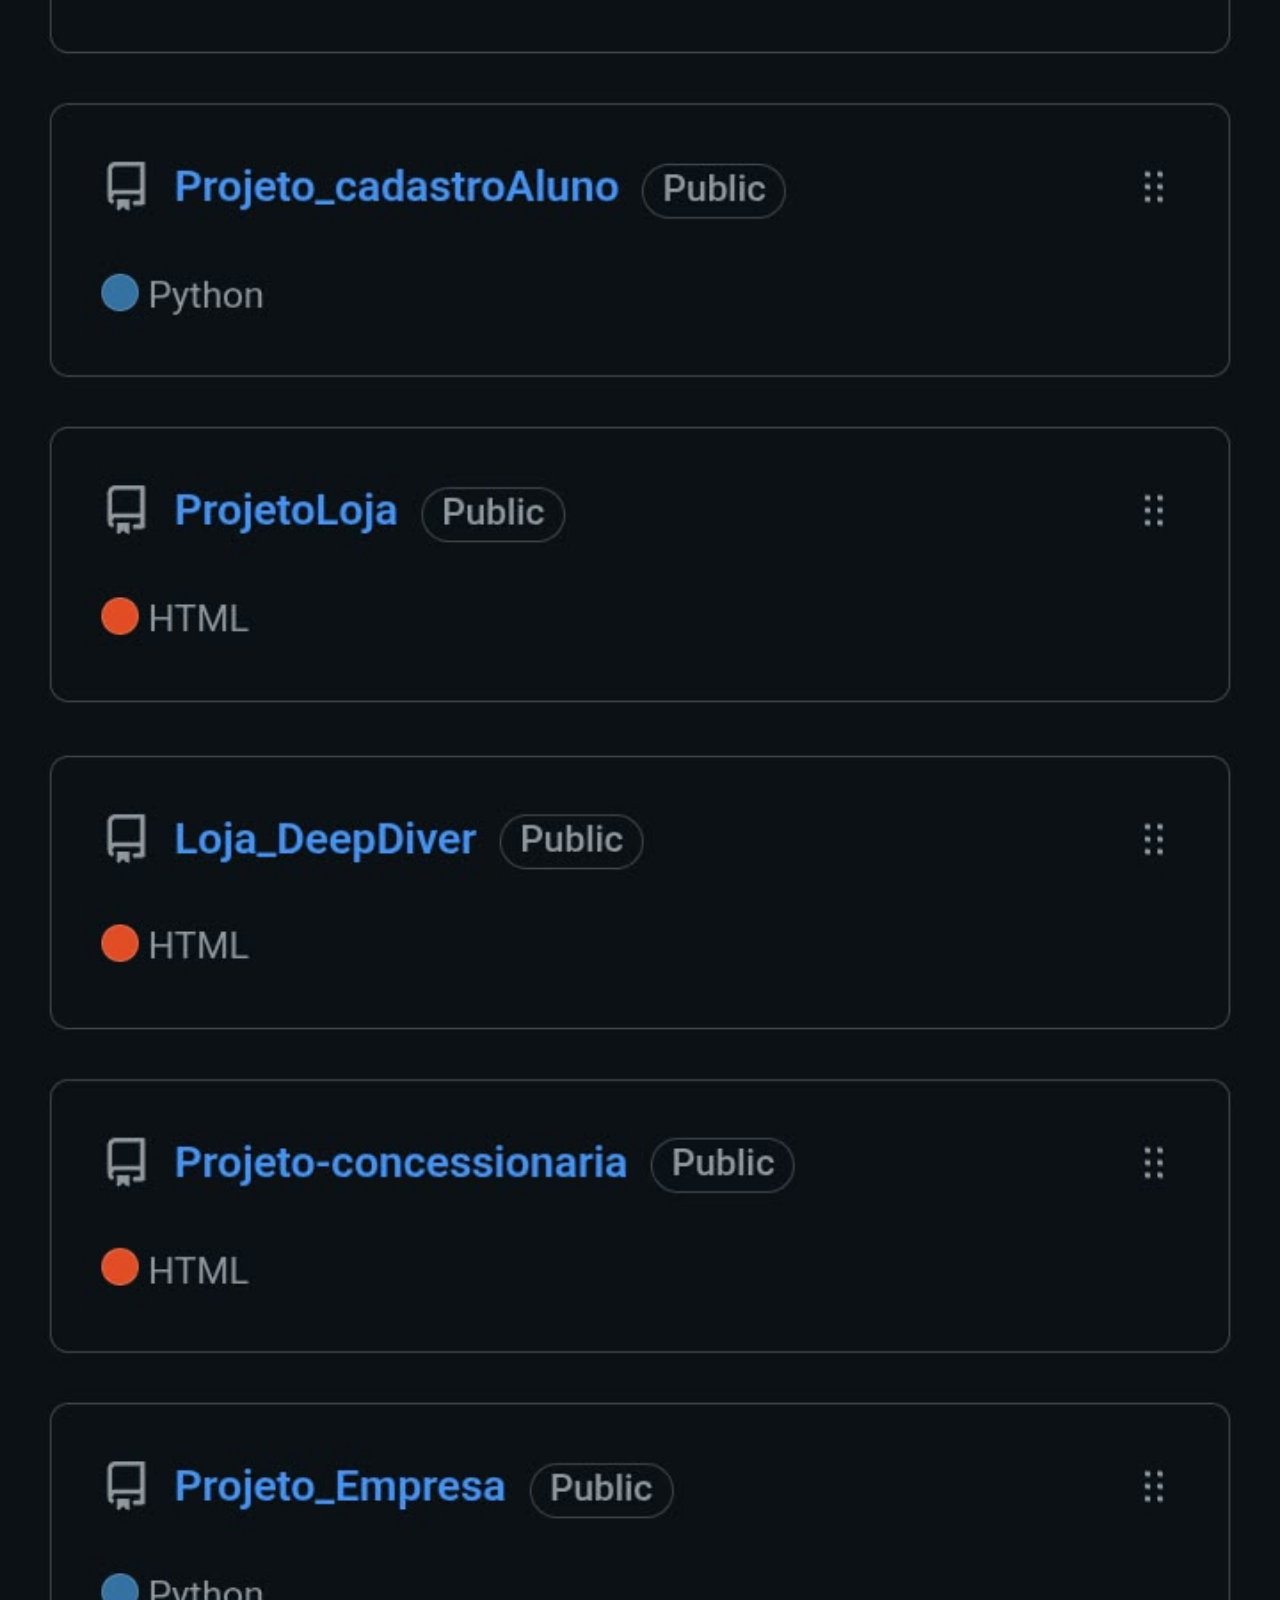
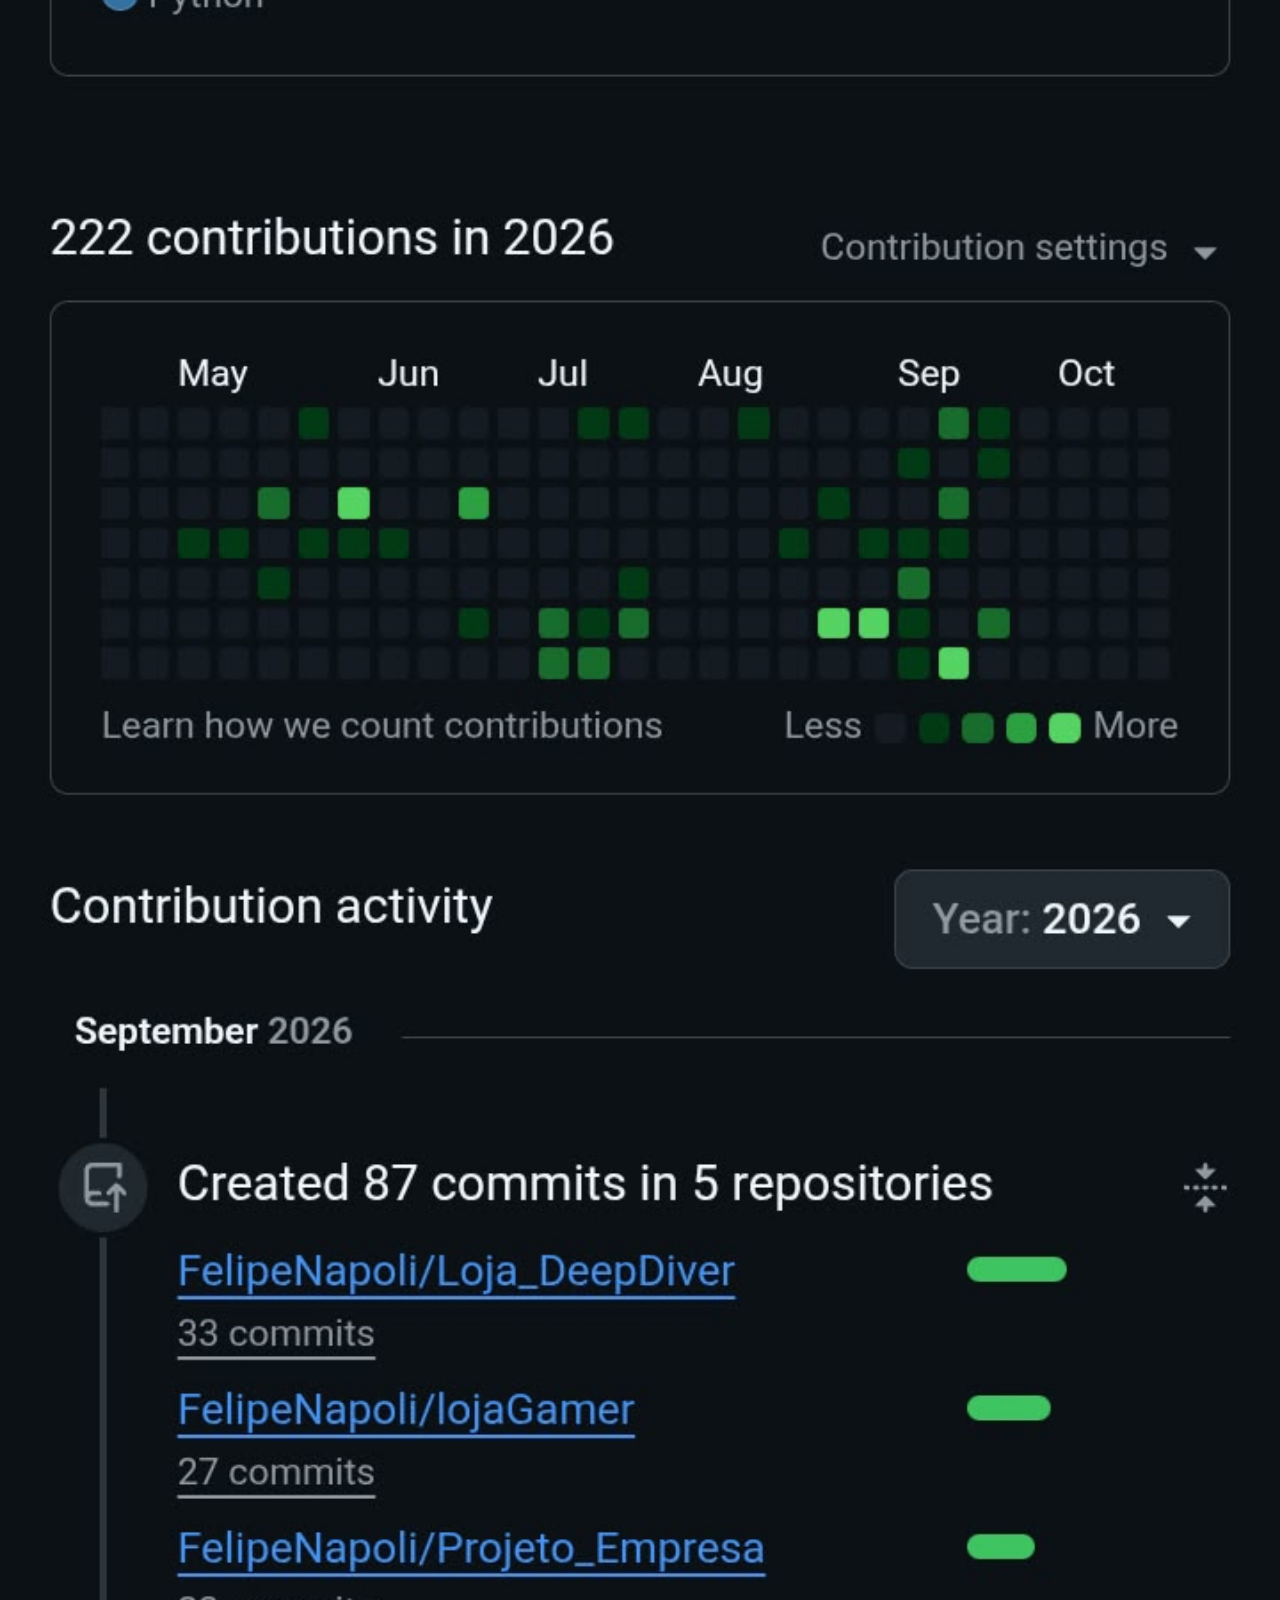
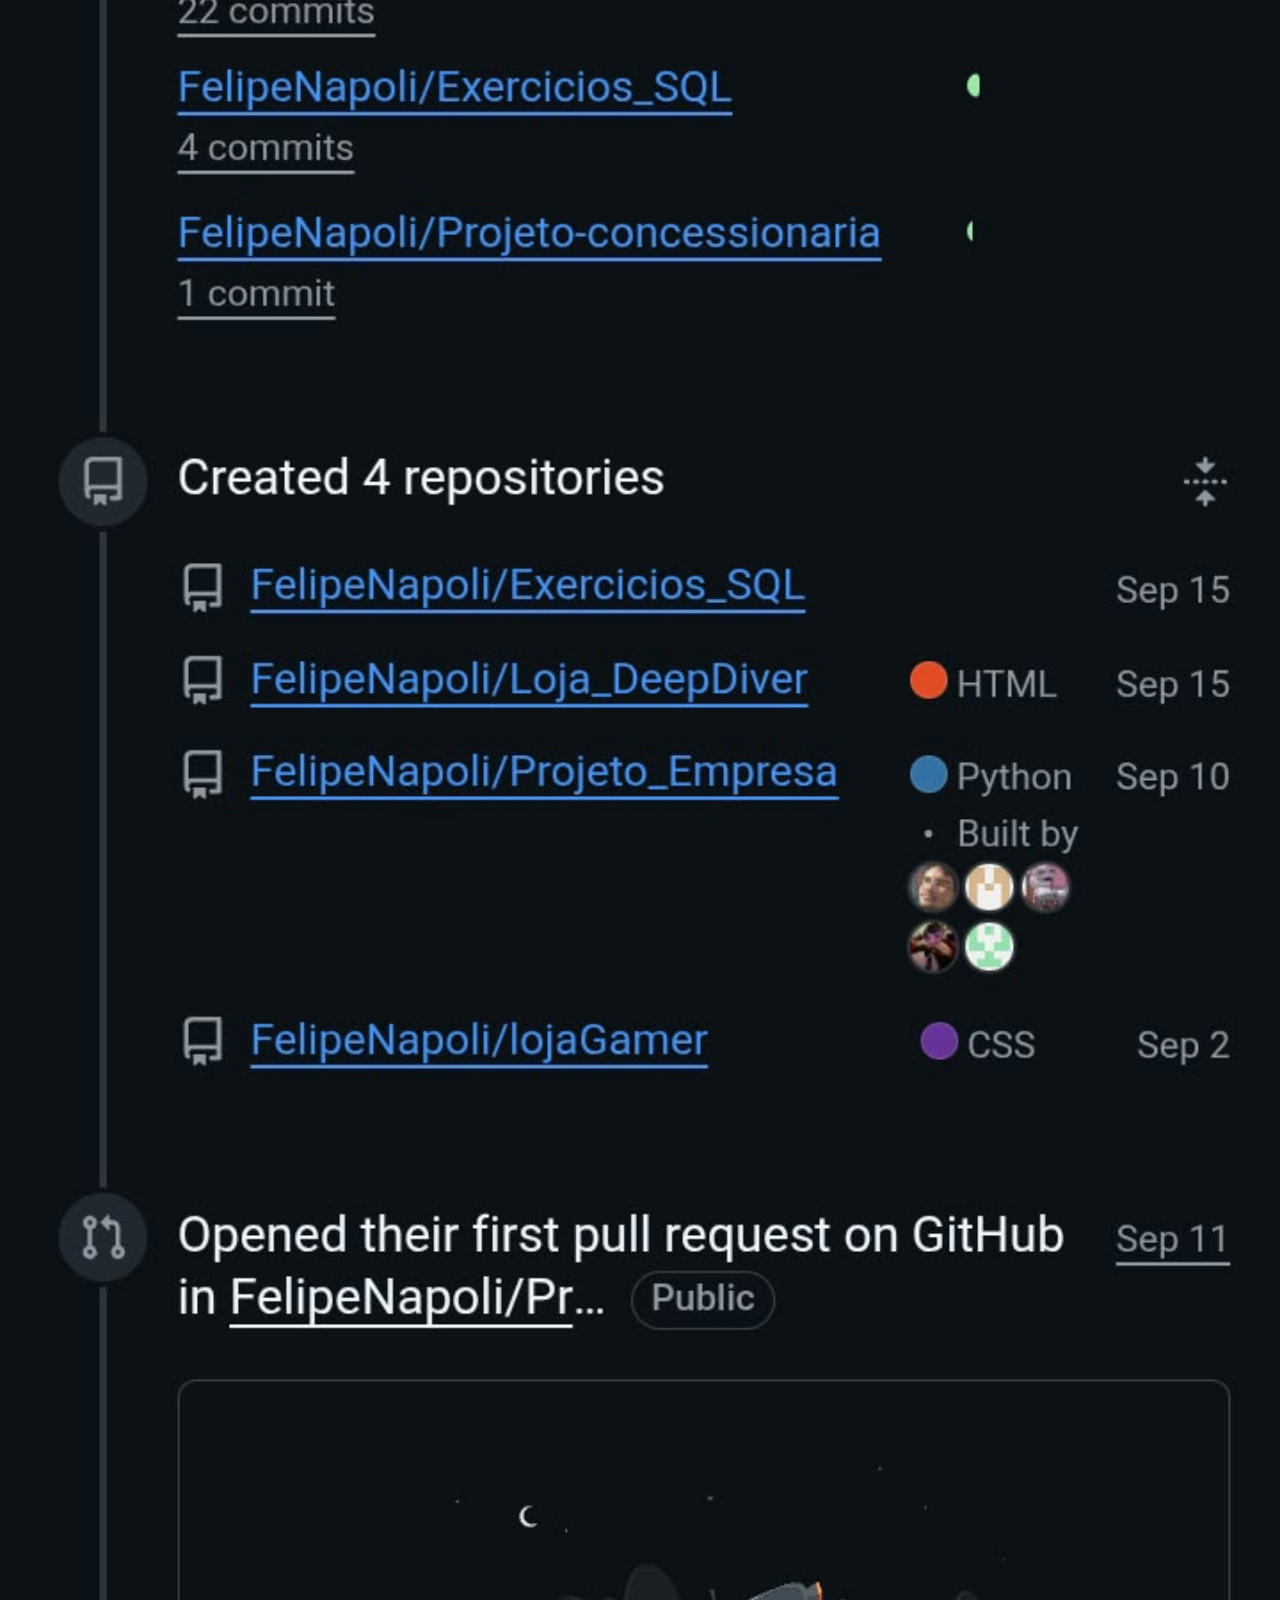
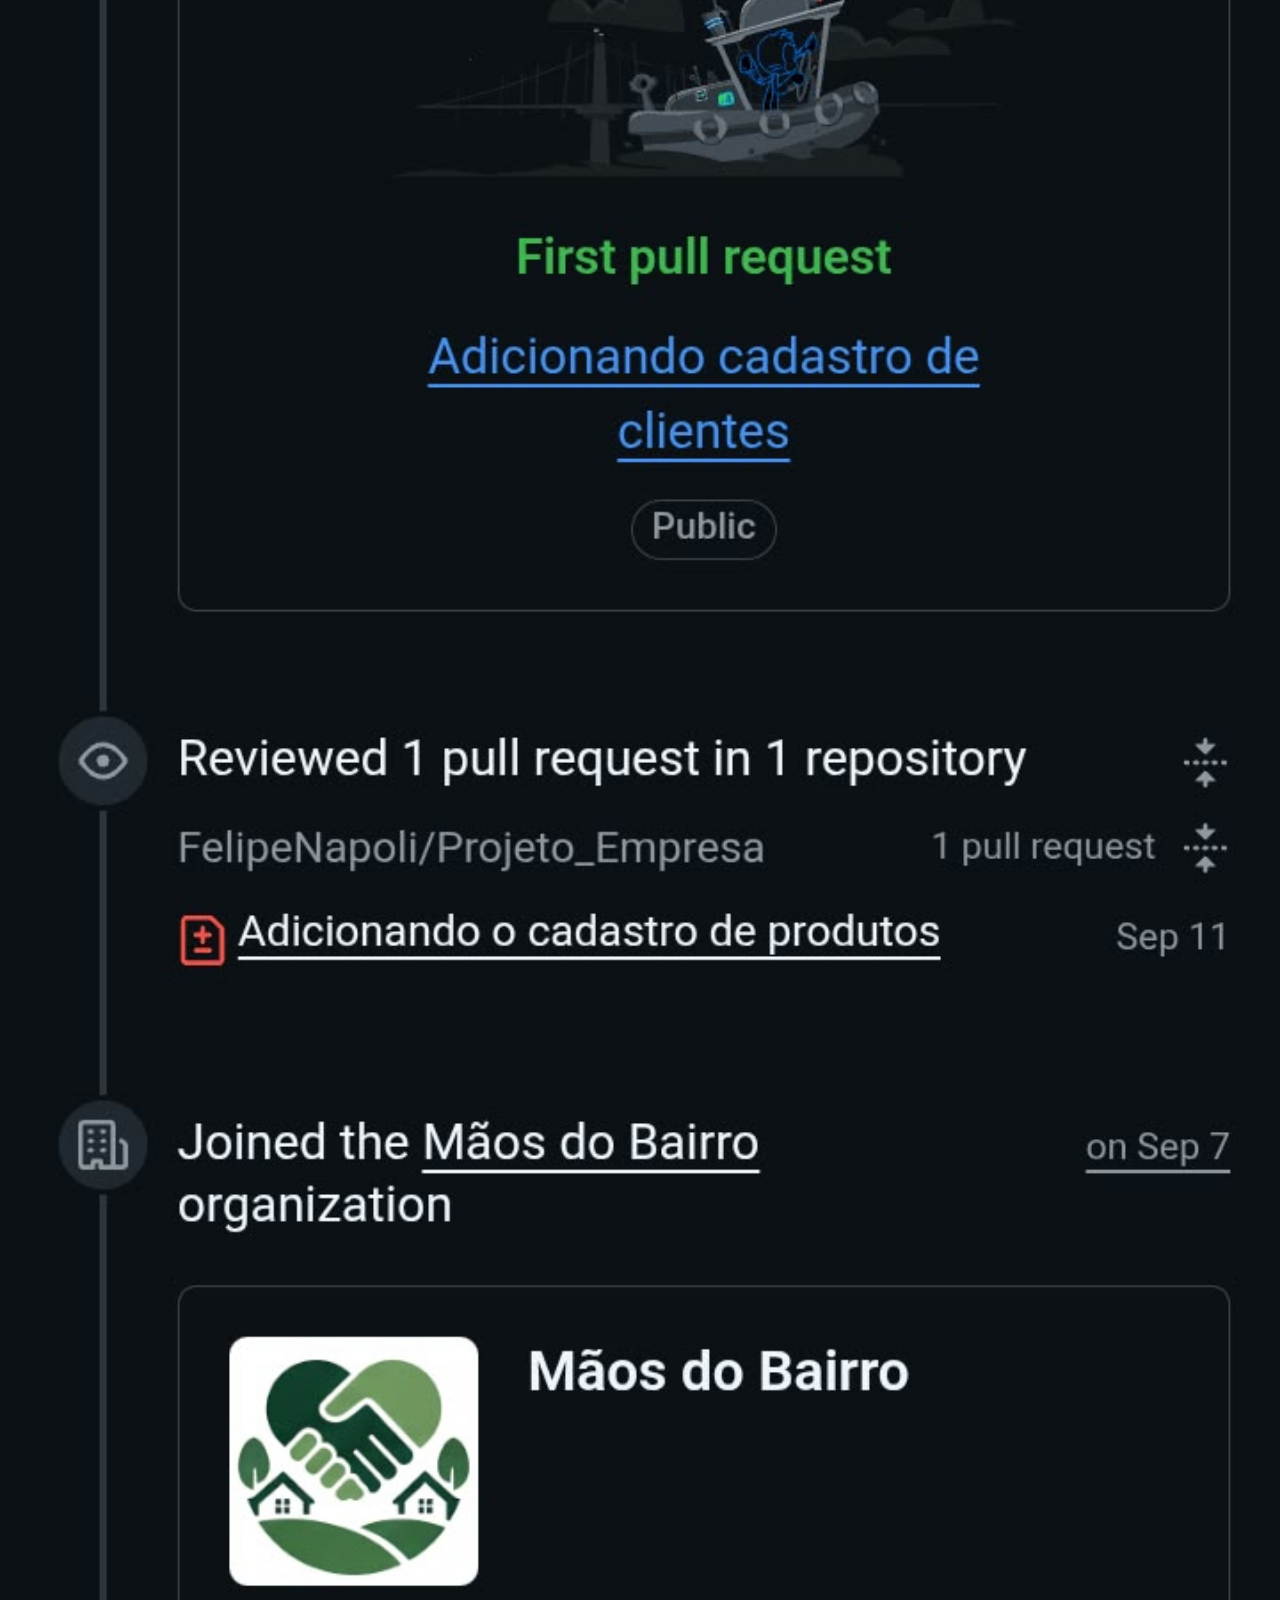
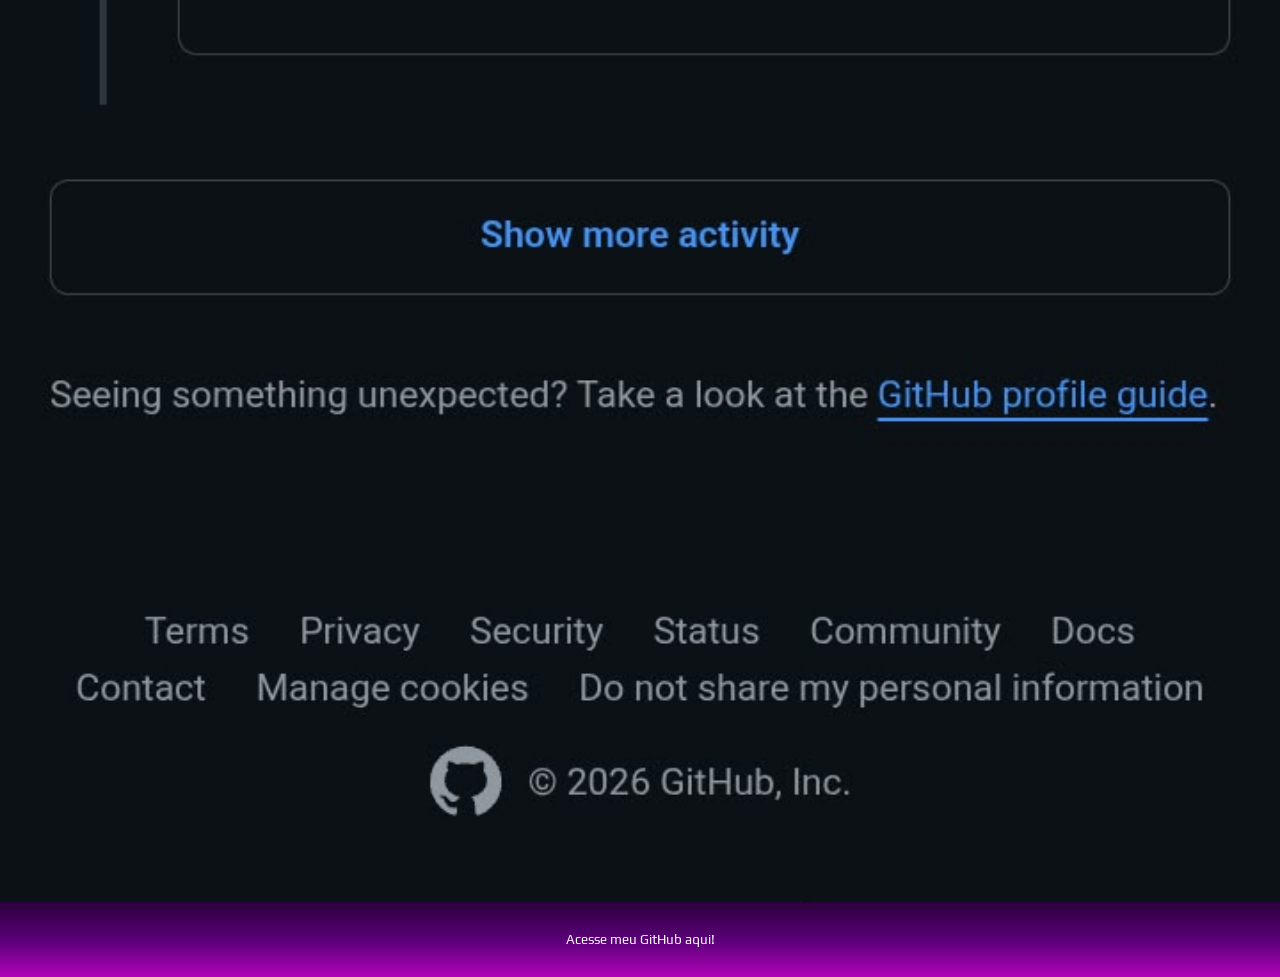
<file: github.html>
<!DOCTYPE html>
<html lang="pt-br">
<head>
    <meta charset="UTF-8">
    <meta name="viewport" content="width=device-width, initial-scale=1.0">
    <link rel="stylesheet" href="src/css/celular.css">
    <title>github</title>
</head>
<body>
    <img src="src/assets/github 1.jpeg" alt="imagem de fundo GitHub">
    <a href="https://github.com/FelipeNapoli" target="_blank">
        <button>Acesse meu GitHub aqui!</button>
    </a>
</body>
</html>
</file>
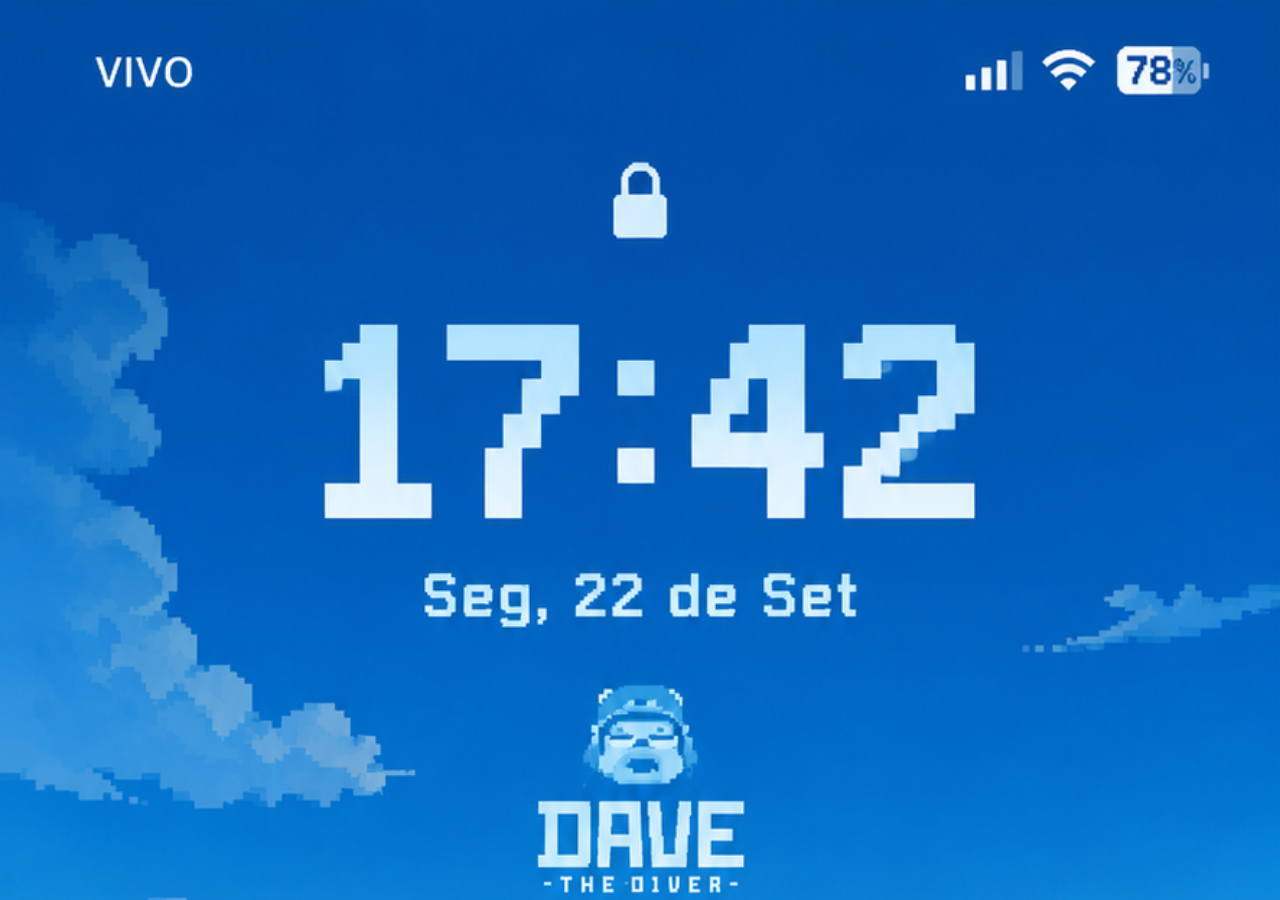
<file: home.html>
<!DOCTYPE html>
<html lang="pt-br">
<head>
    <meta charset="UTF-8">
    <meta name="viewport" content="width=device-width, initial-scale=1.0">
    <link rel="stylesheet" href="src/css/celular.css">
    <style>
        * {
            margin: 0;
            padding: 0;
        }

        body {
            background-image: url(src/assets/fundo-celular.png);
            background-color: black;
            background-position: top center;
            background-repeat: no-repeat;
            background-size: cover;
        }
    </style>
    <title>Tela Home</title>
</head>
<body>
    
</body>
</html>
</file>
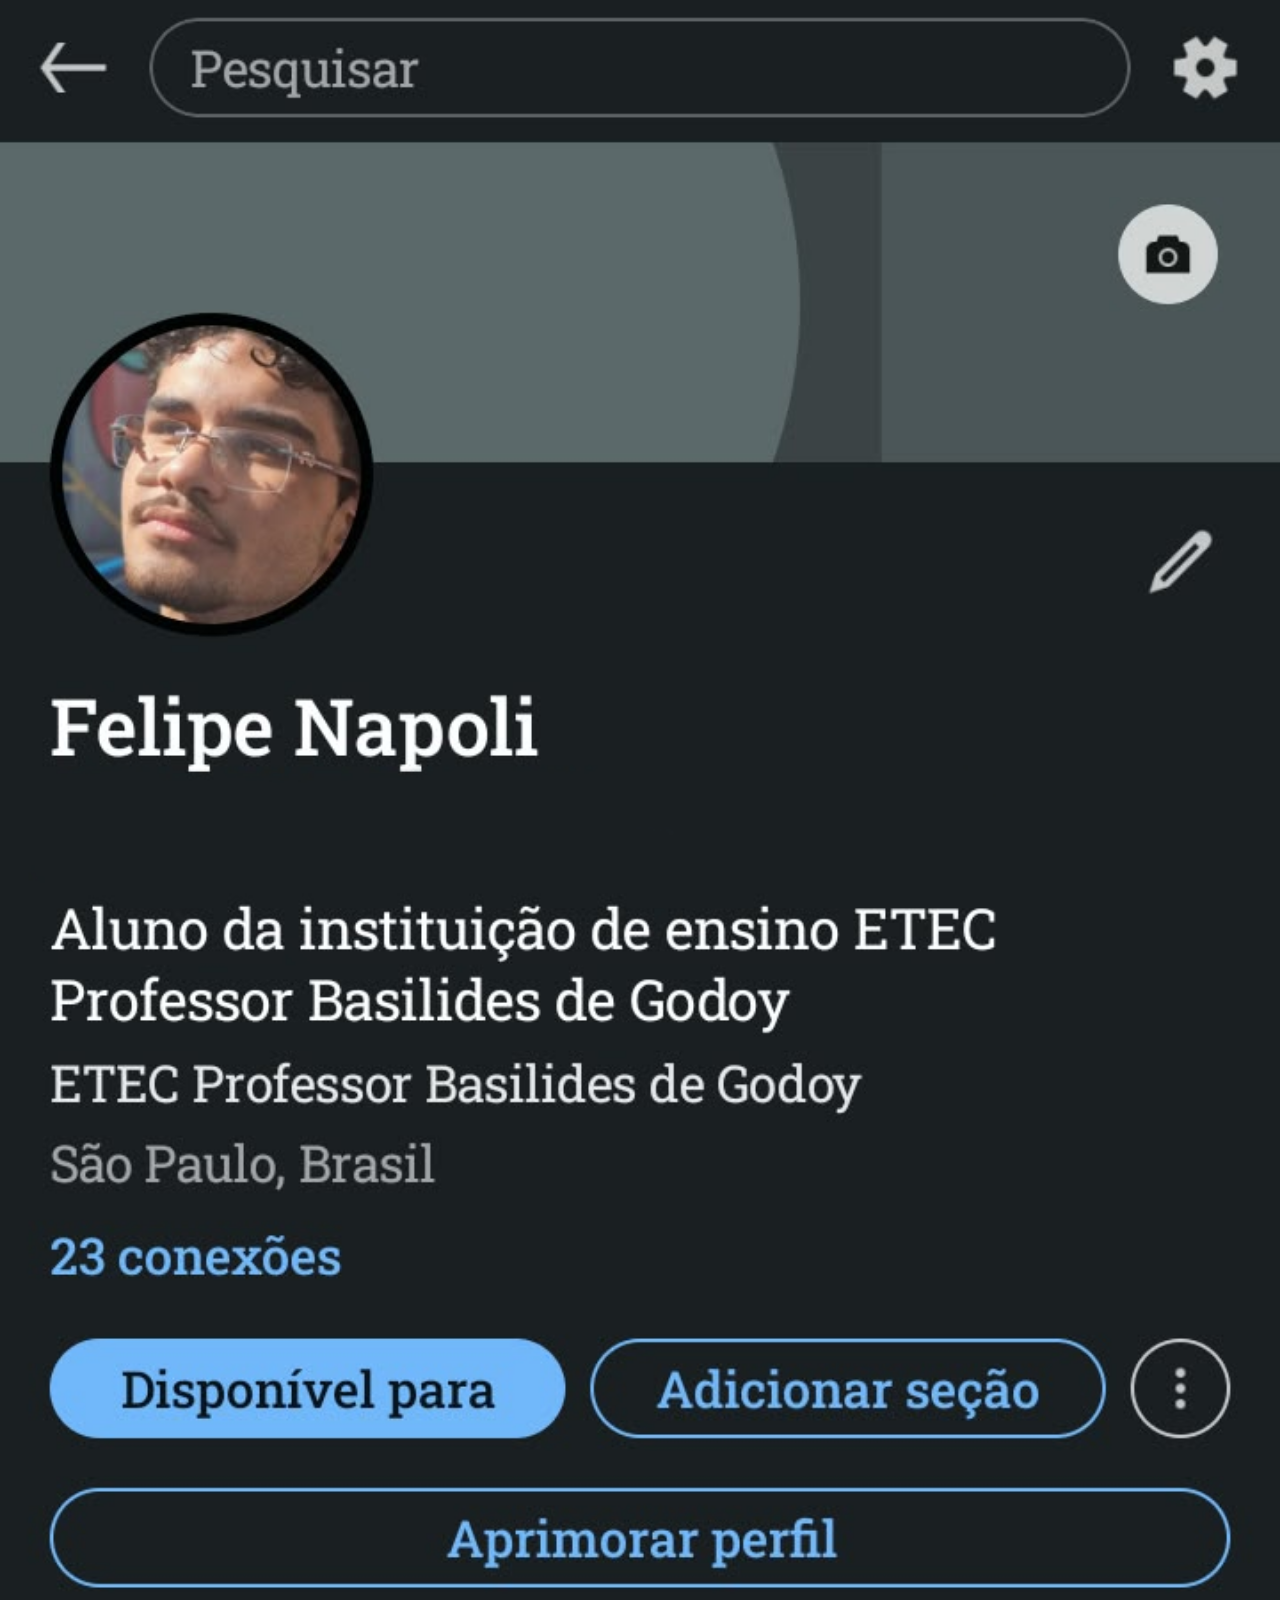
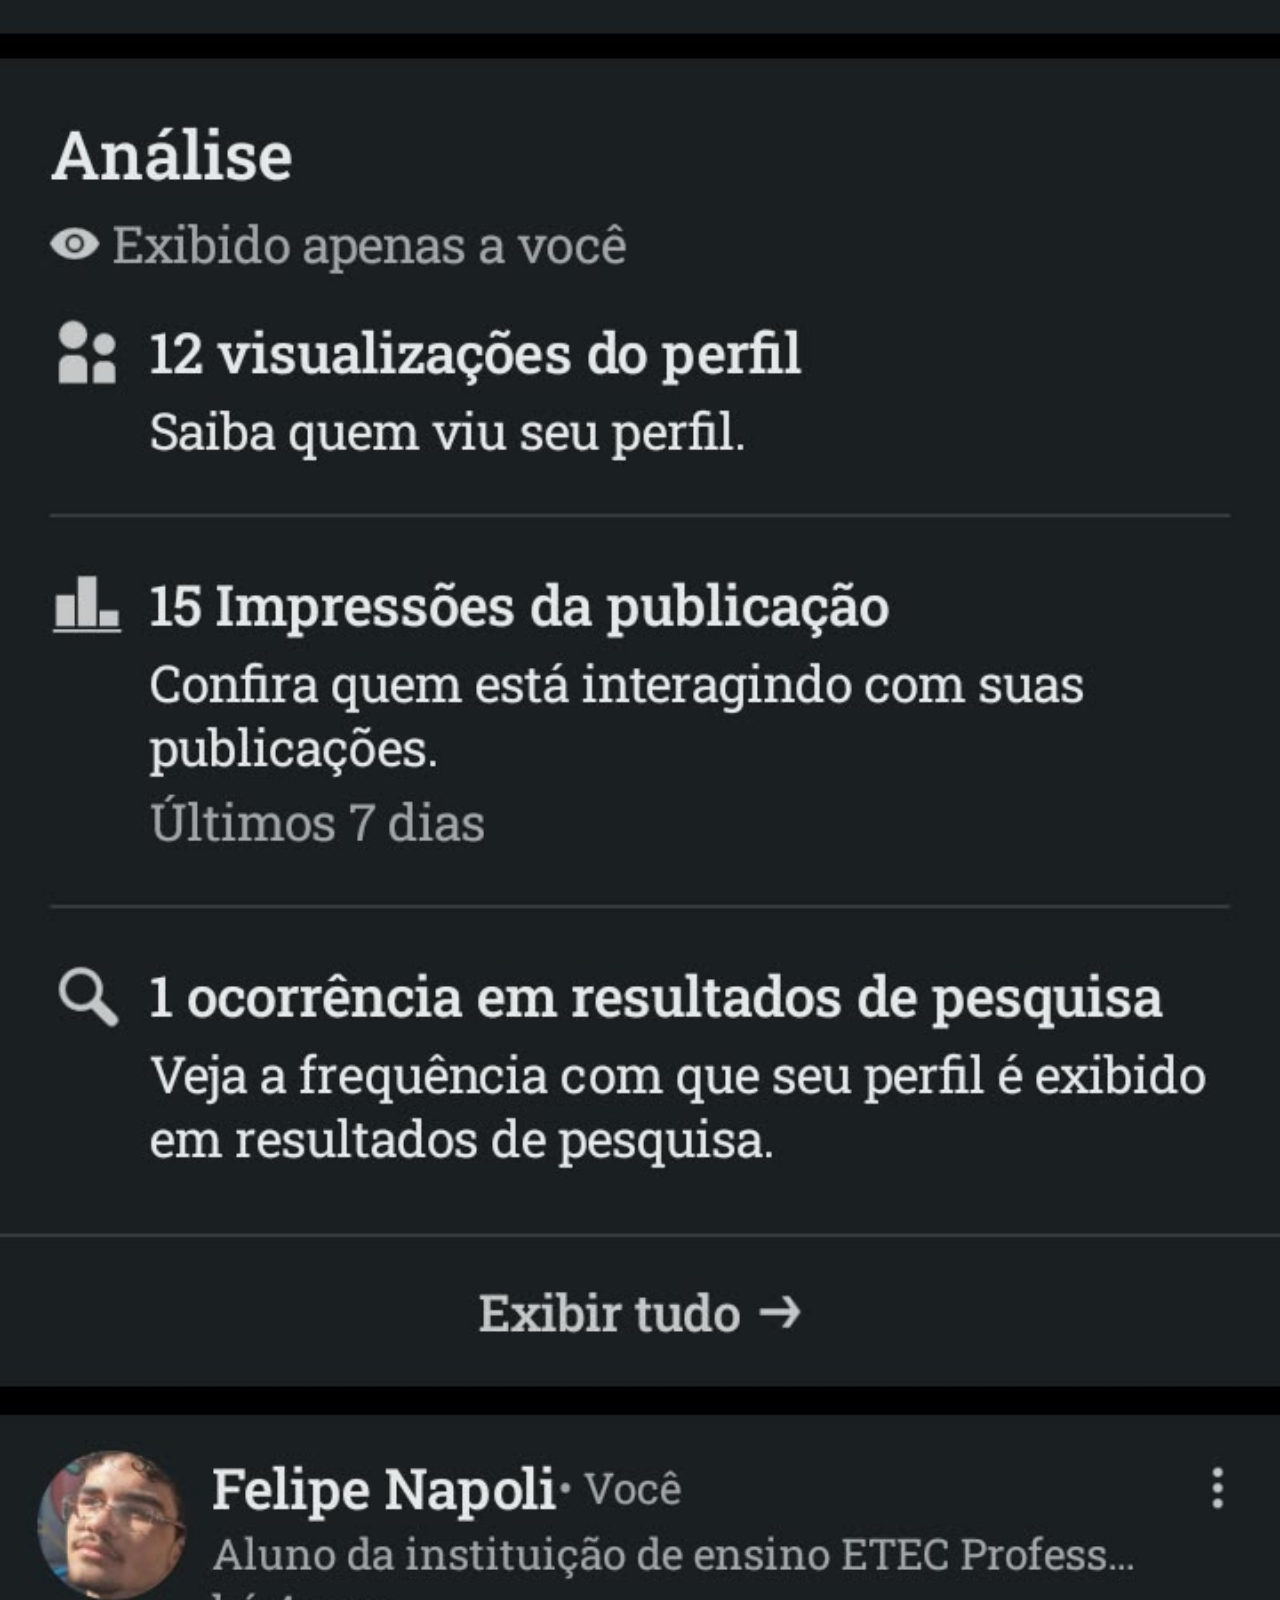
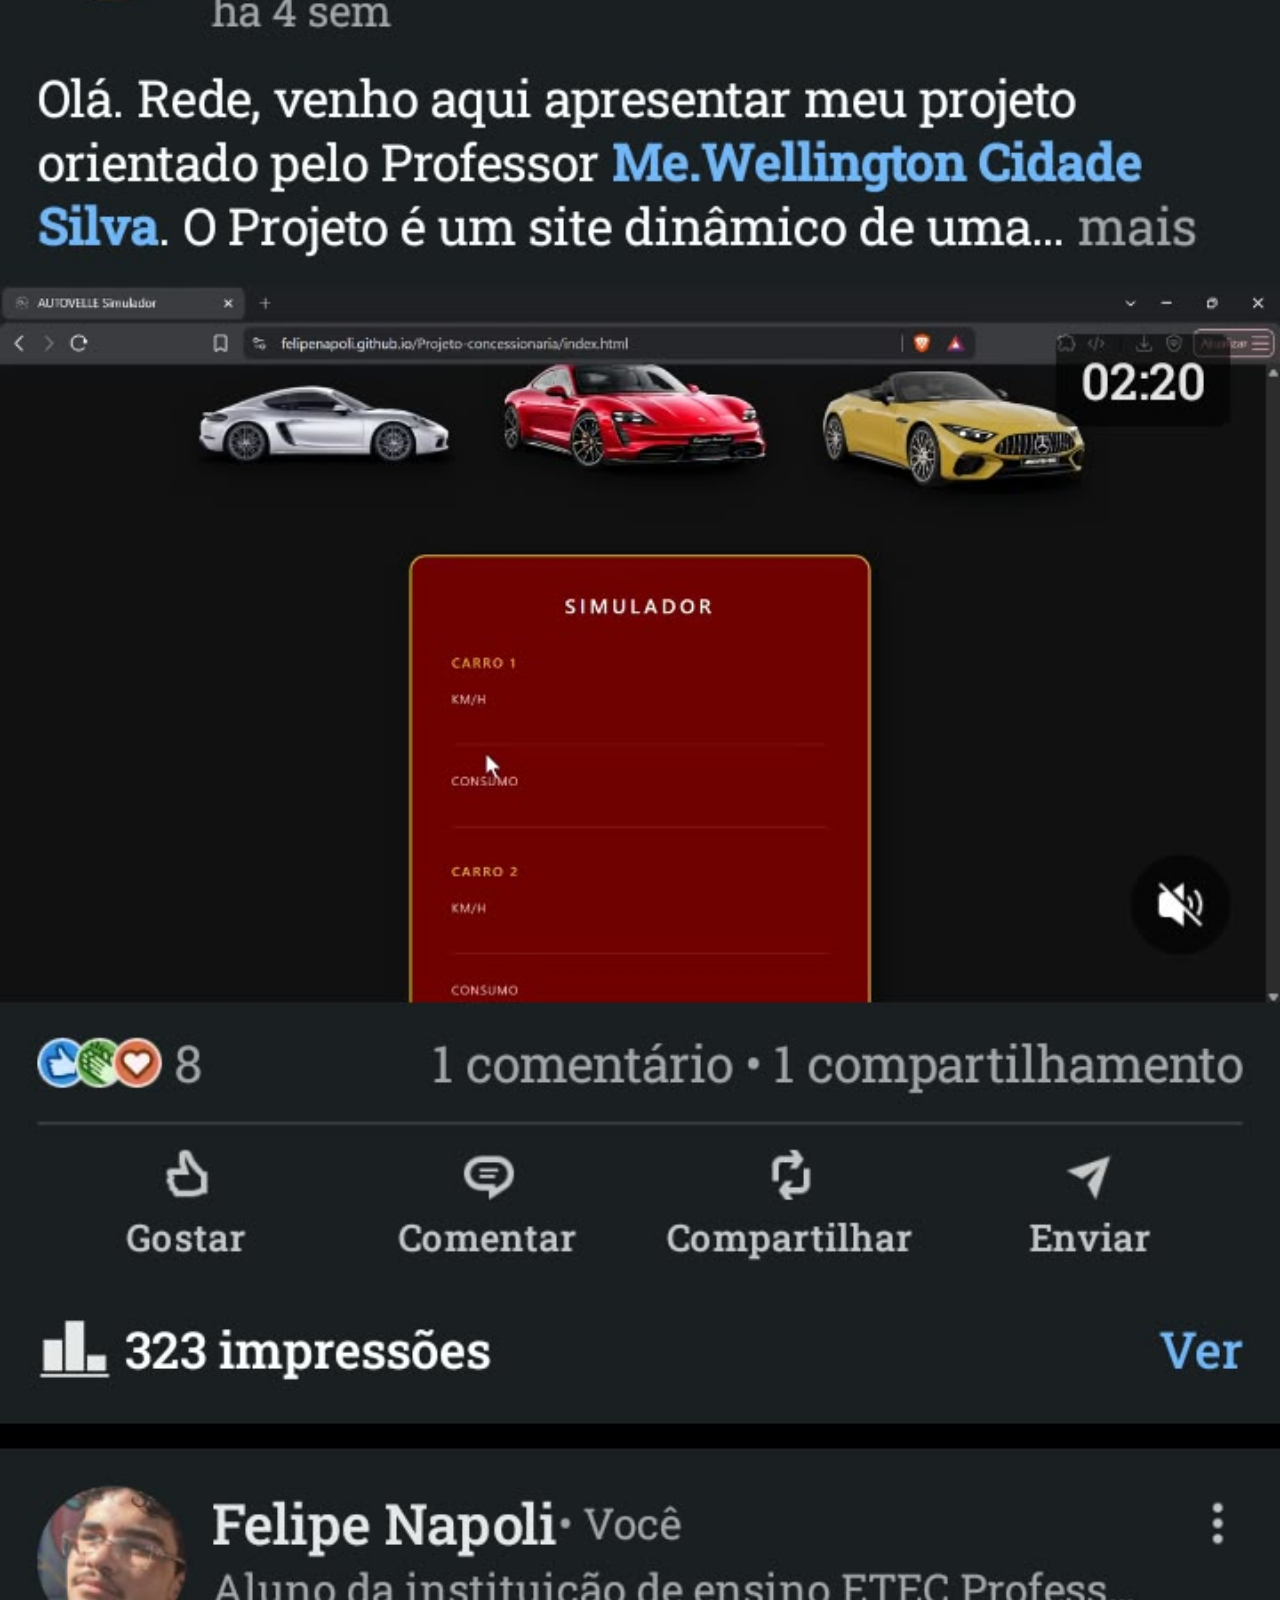
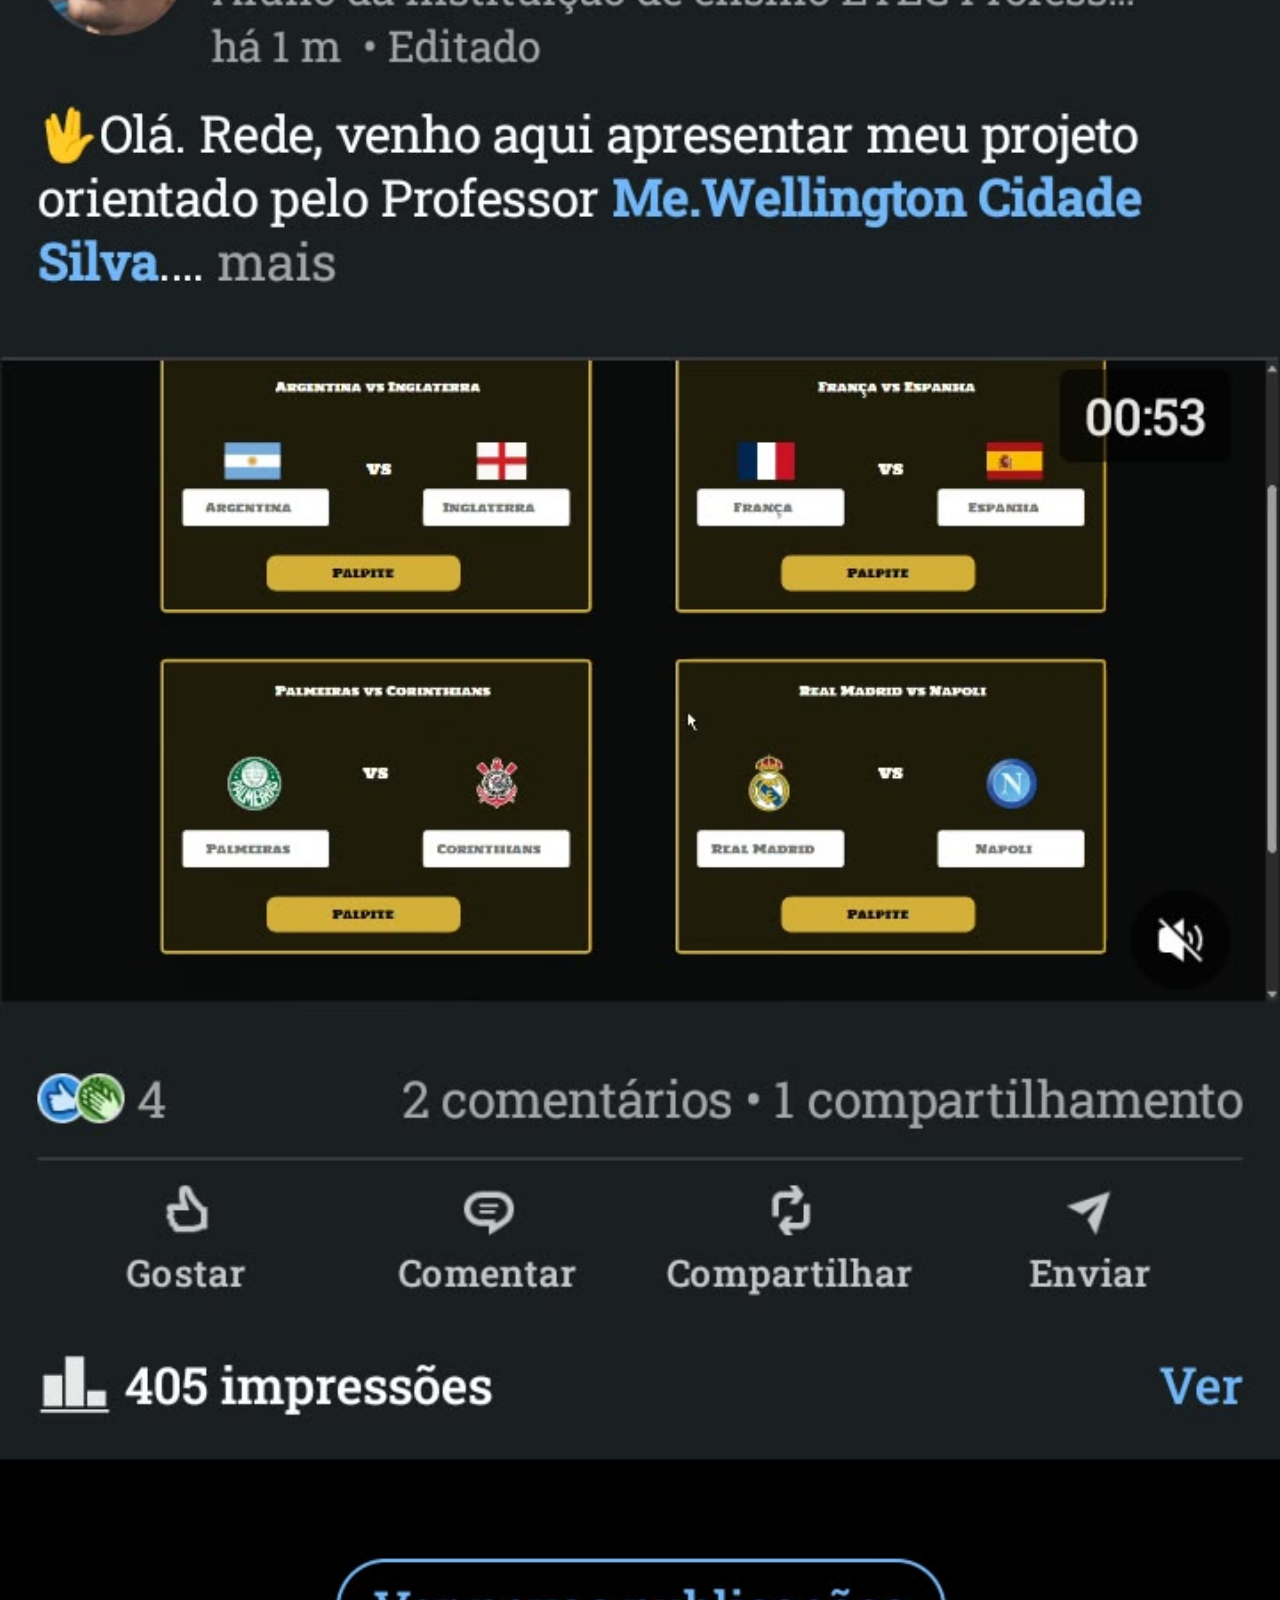
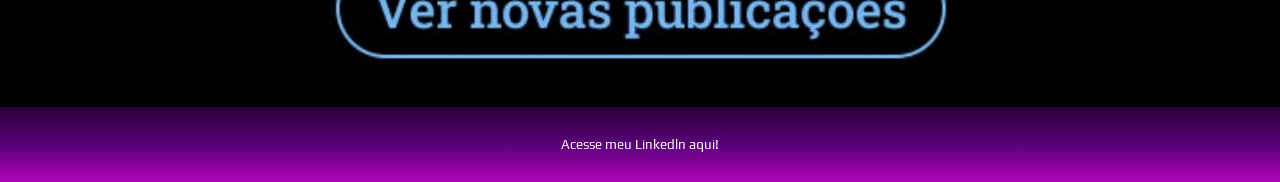
<file: linkedln.html>
<!DOCTYPE html>
<html lang="pt-br">
<head>
    <meta charset="UTF-8">
    <meta name="viewport" content="width=device-width, initial-scale=1.0">
    <link rel="stylesheet" href="src/css/celular.css">
    <title>Linkedln</title>
</head>
<body>
    <img src="src/assets/linkedln.png" alt="Linkedln">
    <a href="https://www.linkedin.com/in/felipe-napoli-047506408/" target="_blank">
        <button>Acesse meu Linkedln aqui!</button>
    </a>
</body>
</html>
</file>
<file: src/css/style.css>
@import url('https://fonts.googleapis.com/css2?family=Pixelify+Sans:wght@400..700&family=Preahvihear&display=swap');
@import url('https://fonts.googleapis.com/css2?family=Cormorant+Garamond:ital,wght@0,300..700;1,300..700&display=swap');
@import url('https://fonts.googleapis.com/css2?family=Play:wght@400;700&display=swap');

:root {
    --color-primary: #1b1d87;
    --bg-dark: #0A1651;
    --btn-color: #ff8d28;
    --text-color: white;
    --header-bg: #1b1d87;
    --linear-bg: linear-gradient(to bottom, #0a1651, #1b1d87, #4345b4);
    --card-border: #ffb347;
}

*{
    margin:0;
    padding: 0;
    box-sizing: border-box;
}

body {
    background-color: #1b1d87;
    color: var(--text-color);
}

header {
    display: flex;
    justify-content: space-between;
    align-items: center;
    padding: 10px 2%;
    background: var(--bg-dark);
}

.titulo {
    color: var(--btn-color);
    padding: 10px;
    font-family: "Pixelify Sans", sans-serif;
}

.titulo span{
    color: var(--btn-color);
    padding: 10px;
}


.titulo:hover {
    color: var(--bg-dark);
    animation: acender 0.5s forwards;
}

.logo-content{
    display: flex;
    align-items: center;
    justify-content: space-between;
    background-color: var(--header-bg);
    padding: 20px 5px;
    border-bottom: 3px solid #ff8d28;
    align-items: center;
}

.logo {
    height: 60px;
}

.logo-principal {
    height: 100px;
}

@keyframes acender {
    to {
        color: var(--text-color);
        text-shadow: 0 0 10px var(--bg-dark), 0 0 20px var(--color-primary);
    }
}

nav ul {
    display: flex;
    list-style: none;
    align-items: center;
}

nav ul li{
    padding: 10px;
}

nav ul li a{
    text-decoration: none;
    color: var(--text-color);
    font-family: "Pixelify Sans", sans-serif;
}

nav ul li a:hover {
    color: var(--btn-color);
    text-decoration: underline;
    text-decoration-color: white;
    text-decoration-thickness: 2px;
    text-underline-offset: 5px;
}

#nav-menu {
    margin: auto;
}

.menu-hamburguer {
    display: none;
    flex-direction: column;
    justify-content: space-around;
    width: 30px;
    height: 25px;
    cursor: pointer;
}

.menu-hamburguer span{
    width: 100%;
    height: 3px;
    background-color: var(--btn-color);
    border-radius: 10px;
}

.open span:nth-child(1){
    transform:rotate(45deg) translate(5px, 5px)
}

.open span:nth-child(2){
    opacity:0;
}

.open span:nth-child(3){
    transform:rotate(-45deg) translate(7px, -7px)
}

#banner {
    display: flex;
    justify-content: center;
    align-items: center;
    background-image: url(../assets/fundo-slide.webp);
    background-position: top left;
}

#imgBanner {
    width: 400px;
    height: 380px;
    border-radius: 50%;
    margin: 40px 40px;
}

.sobre-container {
    background-image: url(../assets/fundo-sobre.png);
    background-position: center;
    background-attachment: fixed;
    background-size: cover;
    width: 100%;
    height: 333px;
    display: flex;
    margin-top: 70px;
}

.card-sobre {
    width: 450px;
    height: 215px;
    background-color: rgba(255, 140, 40, 0.845);
    border: 2px solid var(--bg-dark);
    border-radius: 10px;
    text-align: center;
    margin: auto;
}

.titulo-sobre {
    margin: 15px 0px 25px 0px;
    font-family: "Pixelify Sans", sans-serif;
    font-size: 30px;
}

.text-sobre {
    font-size: 15px;
    font-family: "Preahvihear", sans-serif;
}

.card-container {
    background-image: url(../assets/camada-medio.png);
    margin-top: 70px;
    background-position: center center;
    background-repeat: no-repeat;
    background-size: cover;
    background-attachment: fixed;
}

.linha-divisao {
    width: 100%;
    height: 3px;
    background-image: radial-gradient(circle at 100%, #c26c32, #ffab73, #c26c32);
    margin-top: 10px;
}

.card-header {
    display: flex;
    justify-content: space-between;
}

.card-header-logo {
    display: flex;
    align-items: center;
    gap: 15px;
}


.card-header-logo img{
    height: 70px;
    background-color: #ff8d28;
    margin: 15px 20px;
    border-radius: 10px;
}

.card-header-titulo {
    font-family: 'Preahvihear', sans-serif;
    text-align: center;
}

.card-header-titulo h3{
    font-size: 22px;
}

.card-header-titulo p{
    font-size: 14px;
}

.card-header-deco {
    display: flex;
    text-align: center;
    margin: 10px 10px;
    align-items: center;
    gap: 80px;
    font-family: "Preahvihear", sans-serif;
}

.card-header-img {
    margin-right: 30px;
}

.cards-produto {
    display: grid;
    grid-template-columns: repeat(auto-fit, minmax(370px, 1fr));
    margin-top: 50px;
}

.card {
    position: relative;
    width: 100%;
    max-width: 350px;
    min-height: 250px;
    padding: 30px;
    overflow: hidden;
    display: flex;
    justify-content: center;
    align-items: center;
    margin: 10px auto;   
}

.borda {
    position: absolute;
    inset: 0;
    width: 100%;
    height: 100%;
    pointer-events: none;
}

.img-card {
    height: 120px;
    display: block;
    margin: auto;
    background-color: var(--card-border);
    padding: 20px;
    border-radius: 20px;
    margin-bottom: 20px;
    border: 2px solid #42c6d6;
}

.info-card {
    color: #fe802c;
    position: relative;
    bottom: 12px;
}

.conteudo {
    position: relative;
    margin: auto;
    z-index: 1;
    color: #cec9bc;
    margin: 0px 0px 100px 0px;
    font-family: "Pixelify Sans", sans-serif;
    text-align: center;
    text-shadow: 2px 2px 2px rgba(0, 0, 0, 0.596);
}

button {
    background-color: #fe802c;
    border: none;
    padding: 12px 25px;
    margin: 15px;
    position: relative;
    border-radius: 3px;
    cursor: pointer;
    transition: transform 0.5s ease, box-shadow 0.5s ease, background-color 0.5s ease;
    color: #ffff;
    font-family: "Pixelify Sans", sans-serif;
    text-shadow: 2px 2px 2px rgba(0, 0, 0, 0.596);
}

.card:hover button{
    box-shadow: 5px 5px 5px #00000063;
    transform: translateY(-2px);
}

.card button:active {
    transition: none;
    box-shadow: inset 5px 5px 5px #00000063;
    animation: pressionar 0.05s linear forwards;
}

@keyframes pressionar {
    from {
        transform: translateY(-2px);
    }

    to {
        transform: translateY(0);
    }
}

.card-container-abismo {
    background-image: url(../assets/fundo-mar.jpg);
    margin-top: 70px;
    background-position: center center;
    background-repeat: no-repeat;
    background-size: cover;
    background-attachment: fixed;
}

.card-header-logo-abismo {
    display: flex;
    align-items: center;
    gap: 15px;
}


.card-header-logo-abismo img{
    height: 70px;
    padding: 0px 30px;
    background-color: #B45CFF;
    margin: 15px 20px;
    border-radius: 10px;
}

.card-header-img-abismo {
    margin-right: 20px;
    display: flex;
    gap: 30px;
    height: 50px;
}

.conteudo-abismo {
    position: relative;
    margin: auto;
    z-index: 1;
    color: #cec9bc;
    margin: 0px 0px 100px 0px;
    font-family: "Pixelify Sans", sans-serif;
    text-align: center;
}

.info-card-abismo {
    color: #dd03ff;
    position: relative;
    bottom: 12px;
    text-shadow: 2px 2px 2px rgba(0, 0, 0, 0.596);
}

.conteudo-abismo img{
    background-color: #D946EF;
    border: 2px solid #3B82F6;
}

.conteudo-abismo button {
    background-color: #D946EF;
}

.linha-divisao-abismo {
    width: 100%;
    height: 3px;
    background-image: radial-gradient(circle at 100%, #8B3DFF, #D946EF, #8B3DFF);
    margin-top: 10px;
}

footer {
    border-top: 3px solid var(--btn-color);
    margin-top: 30px;
    background-color: #0A1651;
}

.footer-conteudo {
    display: flex;
    padding: 70px 0px 35px 0px;
    justify-content: space-between;
}

.footer-logo {
    align-self: center;
    padding: 0px 40px;
}

.footer-logo img {
    height: 110px;
}

.footer-contato {
    align-self: center;
    font-family: "Pixelify Sans", sans-serif;
}

.email, .tel, .local {
    display: flex;
    gap: 20px;
    margin-bottom: 25px;
}

.email p:hover, .tel p:hover, .local p:hover {
    text-decoration: underline;
    text-decoration-color: var(--btn-color);
    text-decoration-thickness: 2px;
    cursor: pointer;
    text-shadow: 2px 2px rgba(0, 0, 0, 0.322);
}



.email img, .tel img, .local img {
    height: 23px;
    transition: transform 0.5s ease;
}

.email:hover img, .tel:hover img, .local:hover img {
    transform: translateY(-5px);
}

.footer-deco {
    display: flex;
}


.footer-deco img{
    height: 141px;
    display: block;
    align-self: last baseline;
}

.copy {
    background-color: var(--btn-color);
    padding: 15px;
    text-align: center;
}

.copy p {
    font-family: "Preahvihear", sans-serif;
    text-shadow: 2px 2px rgba(0, 0, 0, 0.466);
}

.mkt {
    font-family: "Cormorant Garamond", serif;
    font-size: 18px;
}

.footer-contato, .footer-deco {
    border-left: 2px solid var(--btn-color);
    padding-left: 35px;
}

.footer-responssivo {
    display: flex;

}

@media (max-width:500px){
    .menu-hamburguer{
        display: flex;
        z-index: 2;
    }
    nav{
        display: none;
        position: absolute;
        top:114px;
        left:0;
        width:100%;
        background:var(--header-bg);
        flex-direction: column;
        padding: 20px 0;
        z-index: 1;
    }
    nav.active{
        display:block;
    }
    nav ul{
        flex-direction: column;
        text-align: center;
    }
    #imgBanner{
        width: 65%;
        height: 350px;
    }

    .card-sobre{
        width: 80%;
        min-width: 280px;
    }

    .titulo-sobre {
        font-size: 6vw;
    }

    .text-sobre {
        font-size: 80%;
    }
}

@media (max-width: 950px) {

    .card-header {
        display: flex;
        justify-content: center;
    }

    .card-header-logo, .card-header-logo-abismo {
        display: block;
        margin: 20px 0px;
    }

    .card-header-deco {
        display: none;
    }
}

@media (max-width: 1200px) {
    .footer-conteudo {
        display: block;
    }

    .footer-responssivo {
        justify-content: center;
    }

    .footer-deco em{
        display: none;
    }

    .footer-deco {
        border: none;
    }

    .footer-deco img {
        display: block;
        margin: auto;
        height: 20vw;
    }
}

@media (max-width: 675px) {
    .footer-logo img{
        height: 15vw;
    }

    .footer-logo {
        padding-right: 18px;
    }

    .footer-contato {
        padding-left: 18px;
    }

    .email img, .tel img, .local img {
        height: 3vw;
    }

    .email p, .tel p, .local p {
        font-size: 2vw;
    }

    
}

@media (max-width: 500px) {
    
    .logo {
        display: none;
    }

    .logo-principal {
        height: 80px;
        display: block;
        margin: auto;
    }
}
</file>
<file: src/css/celular.css>
@import url('https://fonts.googleapis.com/css2?family=Play:wght@400;700&display=swap');

* {
    margin: 0;
    padding: 0;
}

body {
    background-color: black;
}

::-webkit-scrollbar {
    width: 0;
}

img {
    width: 100vw;
}

button {
    width: 100vw;
    padding: 30px;
    background-image: linear-gradient(to bottom, #2b003c, #5a0078, #af04b8);
    border: none;
    margin-top: -5px;
    color: white;
    cursor: pointer;
    font-family: "Play", sans-serif;
}

button:hover {
    background-image: linear-gradient(to top, #2b003c, #5a0078, #af04b8);
    text-transform: uppercase;

}
</file>
